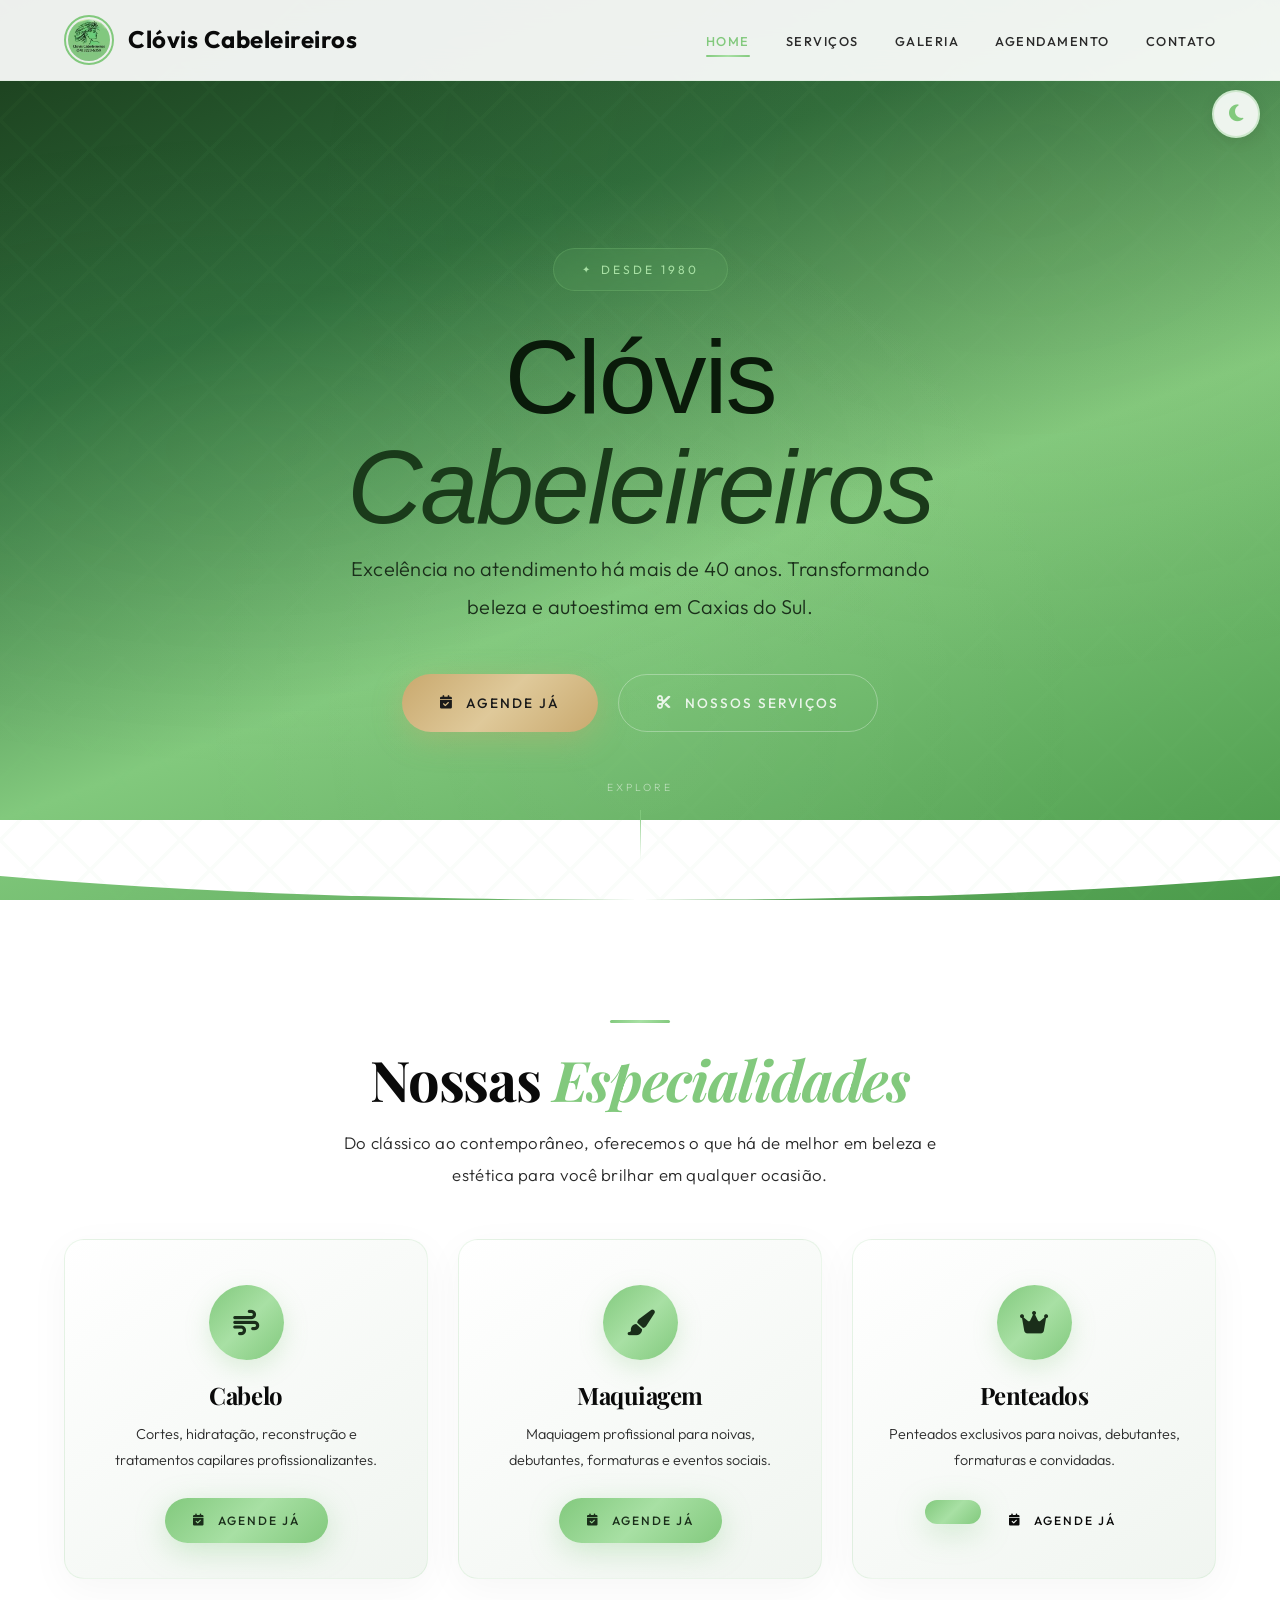
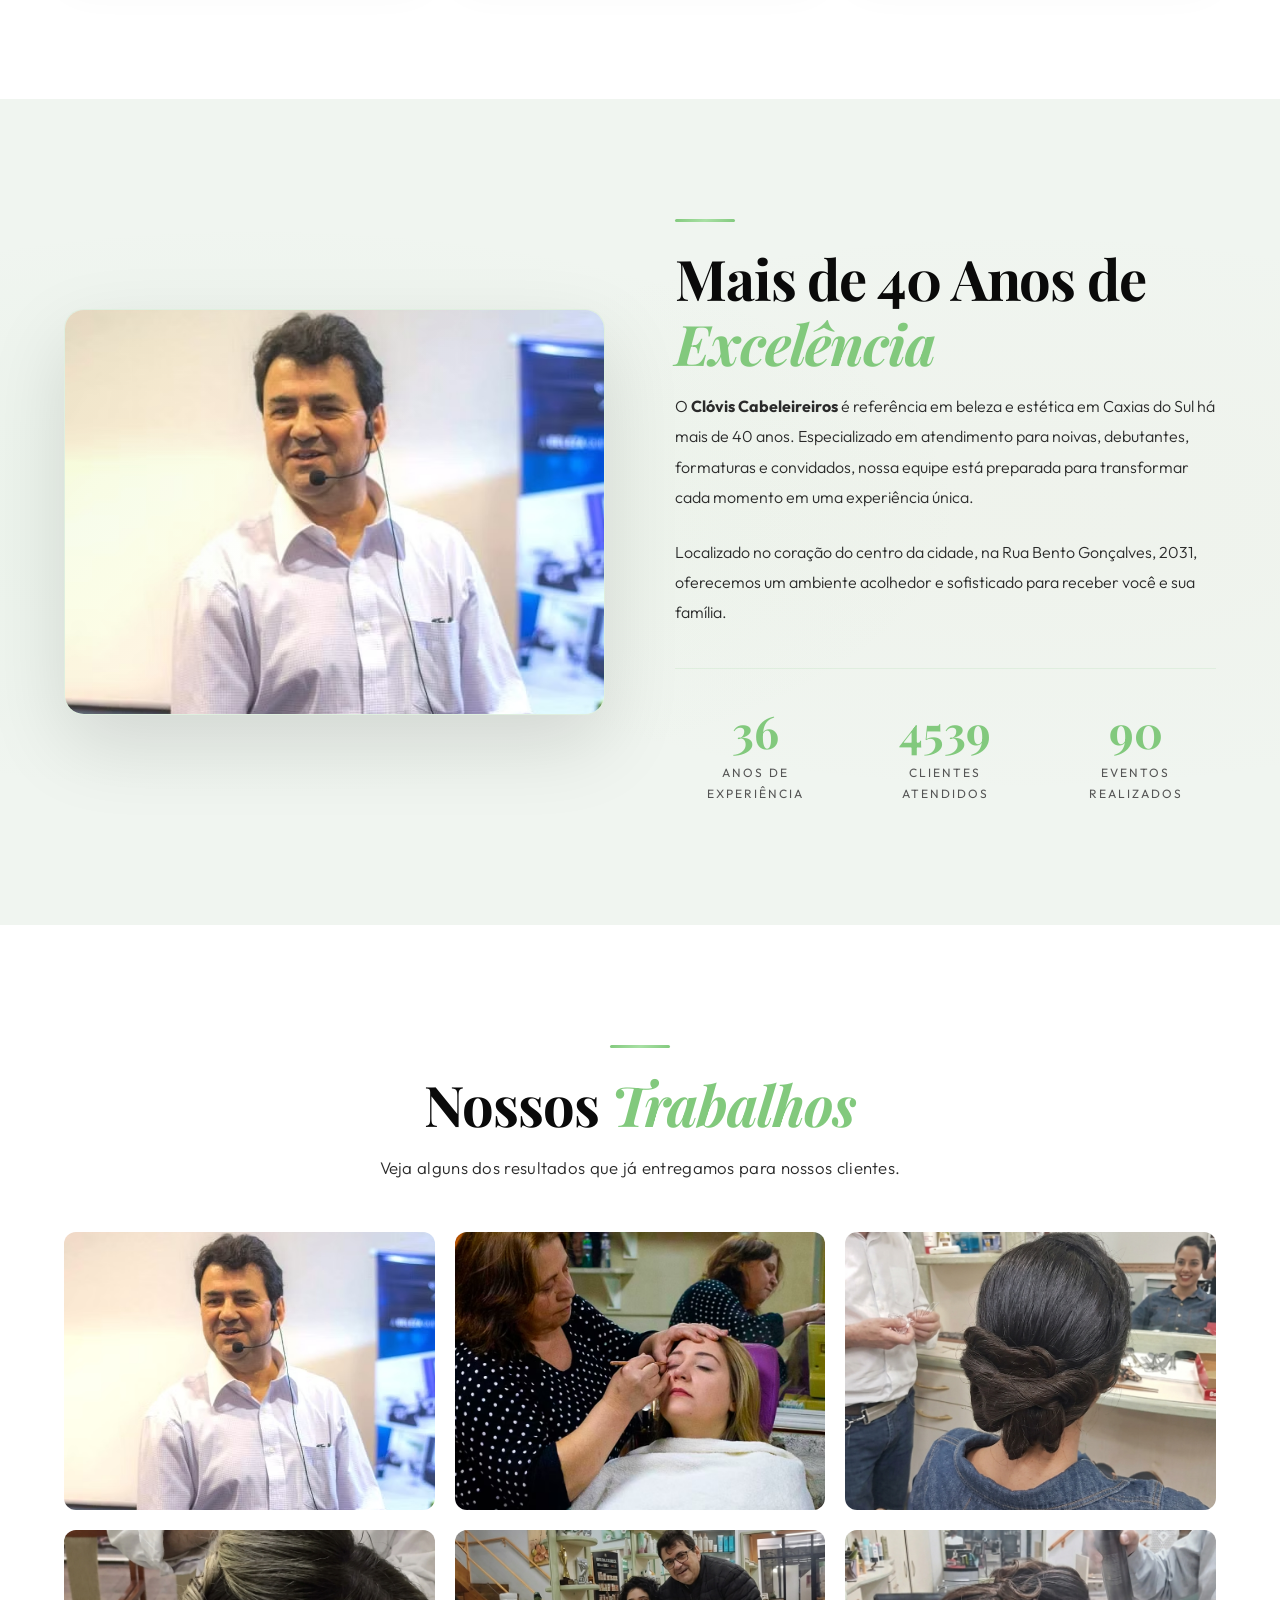
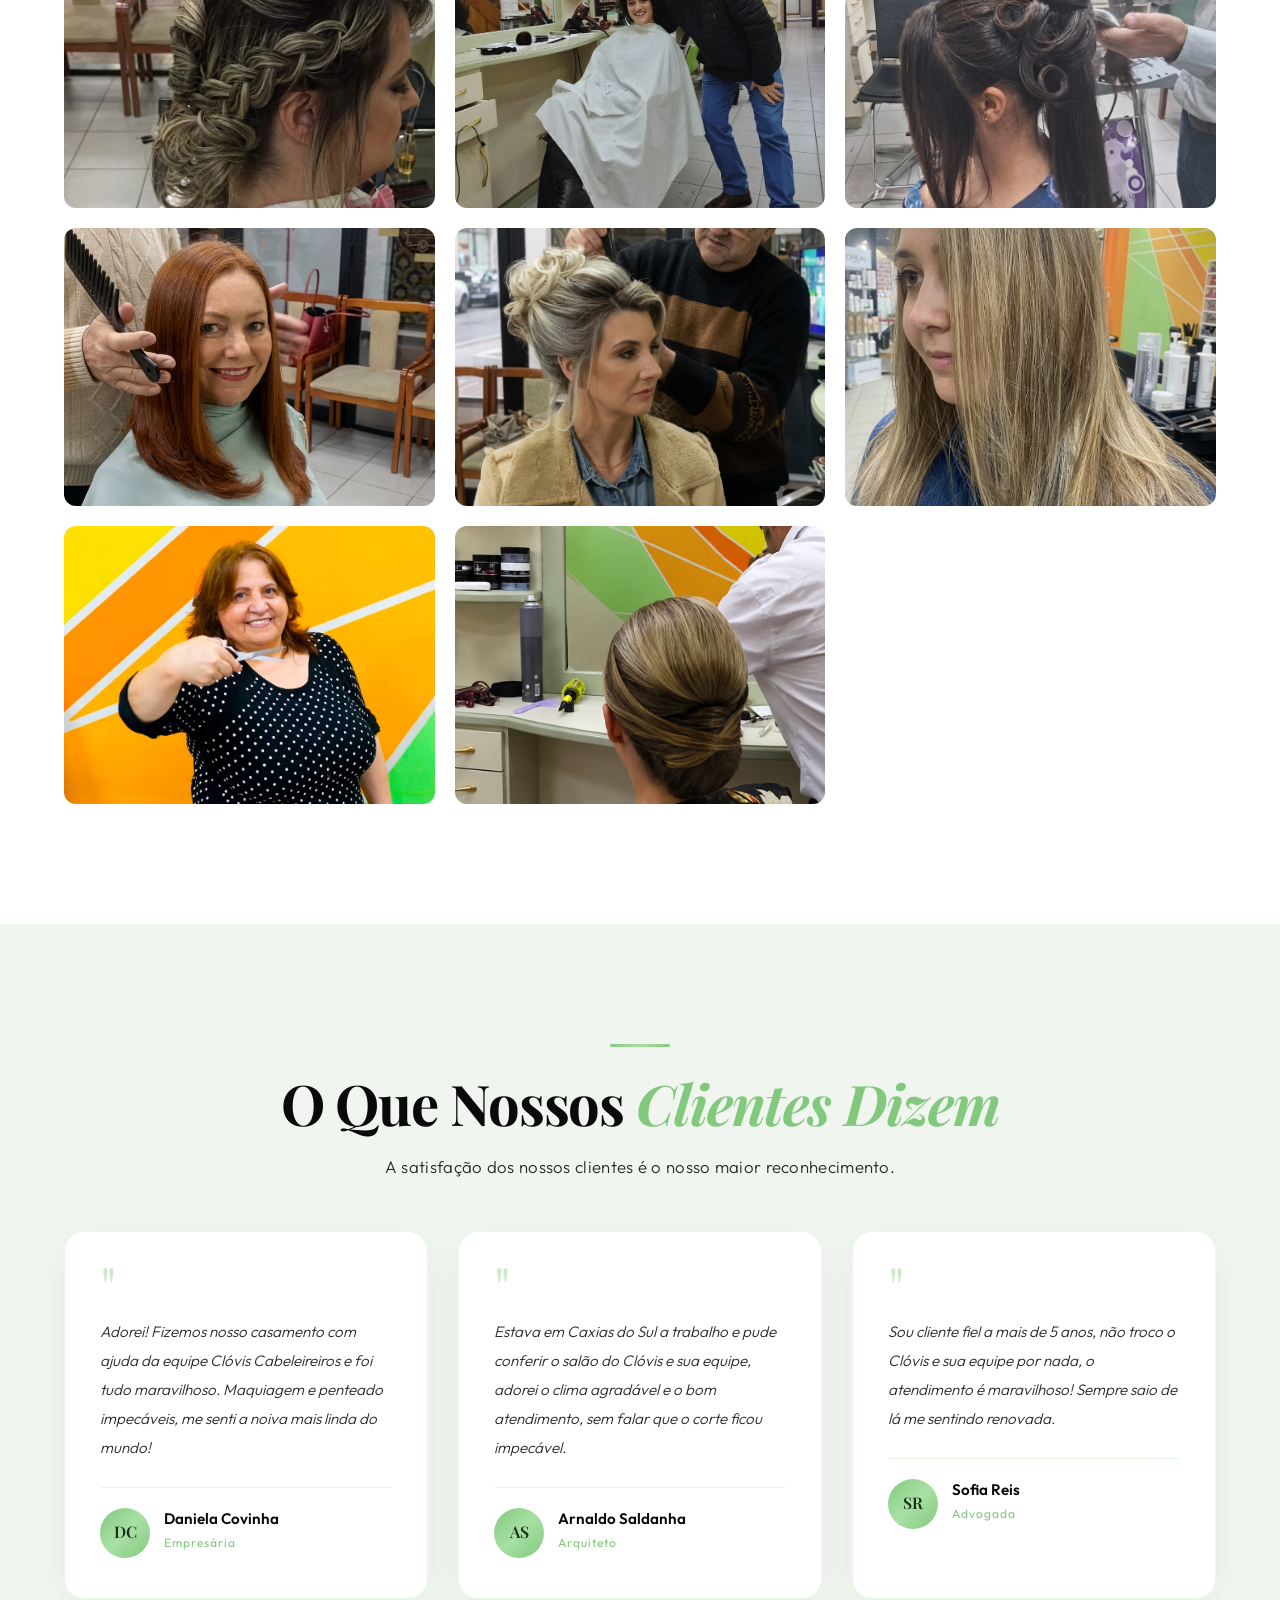
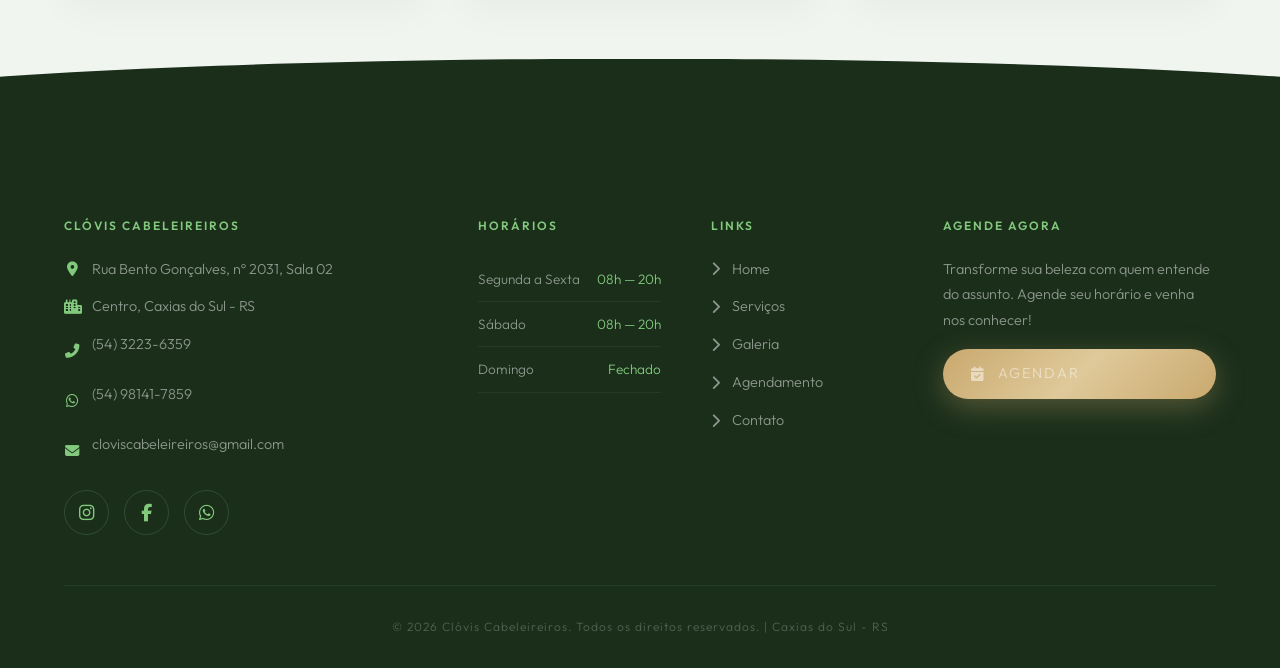
<file: index.html>
<!DOCTYPE html>
<html lang="pt-BR">
<head>
  <!-- ============================================================
    CLÓVIS CABELEIREIROS — Página Inicial
    Design Luxo & Aesthetic | Caxias do Sul - RS | Desde 1980
    ============================================================ -->
  <meta charset="UTF-8">
  <meta name="viewport" content="width=device-width, initial-scale=1.0">
  <title>Clóvis Cabeleireiros — Excelência em Beleza | Caxias do Sul</title>
  <meta name="description" content="Clóvis Cabeleireiros em Caxias do Sul - RS. Especializado em noivas, debutantes, formaturas e beleza em geral. Agende seu horário!">
  
  <!-- Favicon -->
  <link rel="icon" type="image/png" sizes="16x16" href="assets/img/favicon-16x16.png">
  
  <!-- Google Fonts -->
  <link rel="preconnect" href="https://fonts.googleapis.com">
  <link rel="preconnect" href="https://fonts.gstatic.com" crossorigin>
  <link href="https://fonts.googleapis.com/css2?family=Outfit:wght@200;300;400;500;600;700;800&family=Playfair+Display:ital,wght@0,400;0,500;0,600;0,700;0,800;1,400;1,500;1,600&display=swap" rel="stylesheet">
  
  <!-- Font Awesome 6 (Ícones) -->
  <link rel="stylesheet" href="https://cdnjs.cloudflare.com/ajax/libs/font-awesome/6.5.1/css/all.min.css">
  
  <!-- CSS Principal -->
  <link rel="stylesheet" href="css/style.css">
</head>
<body>

  <!-- Toggle Modo Noturno/Diurno -->
  <button class="theme-toggle" id="themeToggle" aria-label="Alternar modo noturno/diurno">
    <i class="fas fa-moon icon-moon"></i>
    <i class="fas fa-sun icon-sun"></i>
  </button>


  <!-- ============================================================
    HEADER / NAVEGAÇÃO LUXO
    ============================================================ -->
  <header class="header">
    <div class="container header-inner">
      <a href="index.html" class="logo">
        <img src="assets/img/logoc.jpg" alt="Clóvis Cabeleireiros">
        Clóvis Cabeleireiros
      </a>

      <button class="menu-toggle" aria-label="Abrir menu" aria-expanded="false">
        <span></span>
        <span></span>
        <span></span>
      </button>

      <nav class="nav" role="navigation" aria-label="Navegação principal">
        <ul class="nav-list">
          <li><a href="index.html" class="nav-link active">Home</a></li>
          <li><a href="servicos.html" class="nav-link">Serviços</a></li>
          <li><a href="galeria.html" class="nav-link">Galeria</a></li>
          <li><a href="agendamento.html" class="nav-link">Agendamento</a></li>
          <li><a href="contato.html" class="nav-link">Contato</a></li>
        </ul>
      </nav>
    </div>
  </header>

  <!-- ============================================================
    HERO — Seção Principal
    ============================================================ -->
  <section class="hero" id="home">
    <div class="hero-pattern"></div>
    <div class="hero-watermark" id="watermark">
      <img src="assets/img/clovis.avif" alt="Clóvis" class="watermark-img wm-1" loading="lazy">
      <img src="assets/img/rose.avif" alt="Rose" class="watermark-img wm-2" loading="lazy">
      <img src="assets/img/exemplo1.jpg" alt="Exemplo 1" class="watermark-img wm-3" loading="lazy">
      <img src="assets/img/exemplo2.jpg" alt="Exemplo 2" class="watermark-img wm-4" loading="lazy">
      <img src="assets/img/exemplo3.jpg" alt="Exemplo 3" class="watermark-img wm-5" loading="lazy">
      <img src="assets/img/exemplo4.jpg" alt="Exemplo 4" class="watermark-img wm-6" loading="lazy">
      <img src="assets/img/exemplo5.jpg" alt="Exemplo 5" class="watermark-img wm-7" loading="lazy">
      <img src="assets/img/exemplo6.jpg" alt="Exemplo 6" class="watermark-img wm-8" loading="lazy">
      <img src="assets/img/exemplo7.jpg" alt="Exemplo 7" class="watermark-img wm-9" loading="lazy">
      <img src="assets/img/exemplo8.avif" alt="Exemplo 8" class="watermark-img wm-10" loading="lazy">
      <img src="assets/img/exemplo9.png" alt="Exemplo 9" class="watermark-img wm-11" loading="lazy">
    </div>
    <div class="hero-content">
      <span class="hero-badge reveal">Desde 1980</span>
      <h1 class="reveal delay-1" style="font-family: 'Myriad Pro', 'Segoe UI', 'Source Sans Pro', sans-serif; font-weight: 400;">
        Clóvis<br>
        <span class="destaque" style="font-family: 'Myriad Pro', 'Segoe UI', 'Source Sans Pro', sans-serif; font-weight: 400;">Cabeleireiros</span>
      </h1>
      <p class="reveal delay-2">Excelência no atendimento há mais de 40 anos. Transformando beleza e autoestima em Caxias do Sul.</p>
      <div class="hero-actions reveal delay-3">
        <a href="agendamento.html" class="btn btn-dourado">
          <i class="fas fa-calendar-check"></i> Agende já
        </a>
        <a href="servicos.html" class="btn btn-outline">
          <i class="fas fa-scissors"></i> Nossos Serviços
        </a>
      </div>
    </div>
    <div class="hero-scroll">
      <span>Explore</span>
      <div class="scroll-line"></div>
    </div>
  </section>

  <!-- ============================================================
    SEÇÃO DESTAQUE — SERVIÇOS
    ============================================================ -->
  <section class="servicos-destaque section-padding" id="servicos">
    <div class="container">
      <div class="text-center reveal">
        <div class="section-divider"></div>
        <h2>Nossas <span class="destaque">Especialidades</span></h2>
        <p class="section-subtitle mx-auto">Do clássico ao contemporâneo, oferecemos o que há de melhor em beleza e estética para você brilhar em qualquer ocasião.</p>
      </div>

      <div class="servicos-grid">
        <div class="servico-card reveal delay-1">
          <div class="servico-icon"><i class="fas fa-wind"></i></div>
          <h3>Cabelo</h3>
          <p>Cortes, hidratação, reconstrução e tratamentos capilares profissionalizantes.</p>
            <a href="agendamento.html?servico=hidratacao-capilar" class="btn btn-verde btn-sm">
            <i class="fas fa-calendar-check"></i> Agende já
          </a>
        </div>
        <div class="servico-card reveal delay-2">
          <div class="servico-icon"><i class="fas fa-paint-brush"></i></div>
          <h3>Maquiagem</h3>
          <p>Maquiagem profissional para noivas, debutantes, formaturas e eventos sociais.</p>
            <a href="agendamento.html?servico=maquiagem-noivas" class="btn btn-verde btn-sm">
            <i class="fas fa-calendar-check"></i> Agende já
          </a>
        </div>
        <div class="servico-card reveal delay-3">
          <div class="servico-icon"><i class="fas fa-crown"></i></div>
          <h3>Penteados</h3>
          <p>Penteados exclusivos para noivas, debutantes, formaturas e convidadas.</p>
            <a href="agendamento.html?servico=penteados-noivas" class="btn btn-verde btn-sm">
          <a href="agendamento.html?servico=manicure-tradicional" class="btn btn-preto btn-sm">
            <i class="fas fa-calendar-check"></i> Agende já
          </a>
        </div>
      </div>
    </div>
  </section>

  <!-- ============================================================
    SEÇÃO SOBRE
    ============================================================ -->
  <section class="sobre section-padding" id="sobre">
    <div class="container">
      <div class="sobre-grid">
        <div class="sobre-imagem reveal-left">
          <img src="assets/img/clovis.avif" alt="Clóvis Cabeleireiros - Caxias do Sul" loading="lazy">
        </div>
        <div class="sobre-conteudo reveal-right">
          <div class="section-divider left"></div>
          <h2>Mais de 40 Anos de <span class="destaque">Excelência</span></h2>
          <p>
            O <strong>Clóvis Cabeleireiros</strong> é referência em beleza e estética em Caxias do Sul há mais de 40 anos. 
            Especializado em atendimento para noivas, debutantes, formaturas e convidados, 
            nossa equipe está preparada para transformar cada momento em uma experiência única.
          </p>
          <p>
            Localizado no coração do centro da cidade, na Rua Bento Gonçalves, 2031, 
            oferecemos um ambiente acolhedor e sofisticado para receber você e sua família.
          </p>
          <div class="sobre-stats">
            <div class="stat-item">
              <div class="stat-numero" data-target="40">0</div>
              <div class="stat-label">Anos de Experiência</div>
            </div>
            <div class="stat-item">
              <div class="stat-numero" data-target="5000">0</div>
              <div class="stat-label">Clientes Atendidos</div>
            </div>
            <div class="stat-item">
              <div class="stat-numero" data-target="100">0</div>
              <div class="stat-label">Eventos Realizados</div>
            </div>
          </div>
        </div>
      </div>
    </div>
  </section>

  <!-- ============================================================
    SEÇÃO GALERIA DE EXEMPLOS
    ============================================================ -->
  <section class="galeria section-padding">
    <div class="container">
      <div class="text-center reveal">
        <div class="section-divider"></div>
        <h2>Nossos <span class="destaque">Trabalhos</span></h2>
        <p class="section-subtitle mx-auto">Veja alguns dos resultados que já entregamos para nossos clientes.</p>
      </div>

      <div class="galeria-grid">
        <div class="galeria-item" data-categoria="equipe">
          <img src="assets/img/clovis.avif" alt="Clóvis Cabeleireiros" loading="lazy">
          <div class="galeria-item-overlay"><span><i class="fas fa-user"></i> Clóvis</span></div>
        </div>
        <div class="galeria-item" data-categoria="equipe">
          <img src="assets/img/rose.avif" alt="Rose - Equipe Clóvis Cabeleireiros" loading="lazy">
          <div class="galeria-item-overlay"><span><i class="fas fa-user"></i> Rose</span></div>
        </div>
        <div class="galeria-item" data-categoria="trabalhos">
          <img src="assets/img/exemplo1.jpg" alt="Trabalho 1 - Clóvis Cabeleireiros" loading="lazy">
          <div class="galeria-item-overlay"><span><i class="fas fa-star"></i> Penteados</span></div>
        </div>
        <div class="galeria-item" data-categoria="trabalhos">
          <img src="assets/img/exemplo2.jpg" alt="Trabalho 2 - Clóvis Cabeleireiros" loading="lazy">
          <div class="galeria-item-overlay"><span><i class="fas fa-star"></i> Penteados</span></div>
        </div>
        <div class="galeria-item" data-categoria="trabalhos">
          <img src="assets/img/exemplo3.jpg" alt="Trabalho 3 - Clóvis Cabeleireiros" loading="lazy">
          <div class="galeria-item-overlay"><span><i class="fas fa-star"></i> Cortes</span></div>
        </div>
        <div class="galeria-item" data-categoria="trabalhos">
          <img src="assets/img/exemplo4.jpg" alt="Trabalho 4 - Clóvis Cabeleireiros" loading="lazy">
          <div class="galeria-item-overlay"><span><i class="fas fa-star"></i> Noivas</span></div>
        </div>
        <div class="galeria-item" data-categoria="trabalhos">
          <img src="assets/img/exemplo5.jpg" alt="Trabalho 5 - Clóvis Cabeleireiros" loading="lazy">
          <div class="galeria-item-overlay"><span><i class="fas fa-star"></i> Cortes e Escova</span></div>
        </div>
        <div class="galeria-item" data-categoria="trabalhos">
          <img src="assets/img/exemplo6.jpg" alt="Trabalho 6 - Clóvis Cabeleireiros" loading="lazy">
          <div class="galeria-item-overlay"><span><i class="fas fa-star"></i> Festas</span></div>
        </div>
        <div class="galeria-item" data-categoria="trabalhos">
          <img src="assets/img/exemplo7.jpg" alt="Trabalho 7 - Clóvis Cabeleireiros" loading="lazy">
          <div class="galeria-item-overlay"><span><i class="fas fa-star"></i> Luzes e Mechas</span></div>
        </div>
        <div class="galeria-item" data-categoria="trabalhos">
          <img src="assets/img/exemplo8.avif" alt="Trabalho 8 - Clóvis Cabeleireiros" loading="lazy">
          <div class="galeria-item-overlay"><span><i class="fas fa-star"></i> Profissionais</span></div>
        </div>
        <div class="galeria-item" data-categoria="trabalhos">
          <img src="assets/img/exemplo9.png" alt="Trabalho 9 - Clóvis Cabeleireiros" loading="lazy">
          <div class="galeria-item-overlay"><span><i class="fas fa-star"></i> Noivas e Festas</span></div>
        </div>
      </div>
    </div>
  </section>

  <!-- ============================================================
    SEÇÃO DEPOIMENTOS
    ============================================================ -->
  <section class="depoimentos section-padding" id="depoimentos">
    <div class="container">
      <div class="text-center reveal">
        <div class="section-divider"></div>
        <h2>O Que Nossos <span class="destaque">Clientes Dizem</span></h2>
        <p class="section-subtitle mx-auto">A satisfação dos nossos clientes é o nosso maior reconhecimento.</p>
      </div>

      <div class="depoimentos-carrossel">
        <div class="depoimento-card reveal delay-1">
          <div class="depoimento-quote">"</div>
          <p>Adorei! Fizemos nosso casamento com ajuda da equipe Clóvis Cabeleireiros e foi tudo maravilhoso. Maquiagem e penteado impecáveis, me senti a noiva mais linda do mundo!</p>
          <div class="depoimento-autor">
            <div class="depoimento-avatar">DC</div>
            <div class="depoimento-info">
              <h4>Daniela Covinha</h4>
              <span>Empresária</span>
            </div>
          </div>
        </div>
        <div class="depoimento-card reveal delay-2">
          <div class="depoimento-quote">"</div>
          <p>Estava em Caxias do Sul a trabalho e pude conferir o salão do Clóvis e sua equipe, adorei o clima agradável e o bom atendimento, sem falar que o corte ficou impecável.</p>
          <div class="depoimento-autor">
            <div class="depoimento-avatar">AS</div>
            <div class="depoimento-info">
              <h4>Arnaldo Saldanha</h4>
              <span>Arquiteto</span>
            </div>
          </div>
        </div>
        <div class="depoimento-card reveal delay-3">
          <div class="depoimento-quote">"</div>
          <p>Sou cliente fiel a mais de 5 anos, não troco o Clóvis e sua equipe por nada, o atendimento é maravilhoso! Sempre saio de lá me sentindo renovada.</p>
          <div class="depoimento-autor">
            <div class="depoimento-avatar">SR</div>
            <div class="depoimento-info">
              <h4>Sofia Reis</h4>
              <span>Advogada</span>
            </div>
          </div>
        </div>
      </div>
    </div>
  </section>

  <!-- ============================================================
    FOOTER
    ============================================================ -->
  <footer class="footer" id="contato">
    <div class="container">
      <div class="footer-grid">
        <div class="footer-col">
          <h3>Clóvis Cabeleireiros</h3>
          <p><i class="fas fa-map-marker-alt"></i> Rua Bento Gonçalves, nº 2031, Sala 02</p>
          <p><i class="fas fa-city"></i> Centro, Caxias do Sul - RS</p>
          <p><i class="fas fa-phone-alt"></i> <a href="tel:555432236359">(54) 3223-6359</a></p>
          <p><i class="fab fa-whatsapp"></i> <a href="https://wa.me/5554981417859" target="_blank">(54) 98141-7859</a></p>
          <p><i class="fas fa-envelope"></i> <a href="mailto:cloviscabeleireiros@gmail.com">cloviscabeleireiros@gmail.com</a></p>
          <div class="footer-social">
            <a href="https://instagram.com/cloviscabeleireiros" target="_blank" rel="noopener noreferrer" aria-label="Instagram"><i class="fab fa-instagram"></i></a>
            <a href="https://facebook.com/cloviscabeleireiros" target="_blank" rel="noopener noreferrer" aria-label="Facebook"><i class="fab fa-facebook-f"></i></a>
            <a href="https://wa.me/555432236359" target="_blank" rel="noopener noreferrer" aria-label="WhatsApp"><i class="fab fa-whatsapp"></i></a>
          </div>
        </div>
        <div class="footer-col">
          <h3>Horários</h3>
          <ul class="footer-horario">
            <li><span>Segunda a Sexta</span><span>08h — 20h</span></li>
            <li><span>Sábado</span><span>08h — 20h</span></li>
            <li><span>Domingo</span><span>Fechado</span></li>
          </ul>
        </div>
        <div class="footer-col">
          <h3>Links</h3>
          <a href="index.html"><i class="fas fa-chevron-right"></i> Home</a>
          <a href="servicos.html"><i class="fas fa-chevron-right"></i> Serviços</a>
          <a href="galeria.html"><i class="fas fa-chevron-right"></i> Galeria</a>
          <a href="agendamento.html"><i class="fas fa-chevron-right"></i> Agendamento</a>
          <a href="contato.html"><i class="fas fa-chevron-right"></i> Contato</a>
        </div>
        <div class="footer-col">
          <h3>Agende Agora</h3>
          <p>Transforme sua beleza com quem entende do assunto. Agende seu horário e venha nos conhecer!</p>
          <a href="agendamento.html" class="btn btn-dourado btn-sm" style="margin-top: 15px;">
            <i class="fas fa-calendar-check"></i> Agendar
          </a>
        </div>
      </div>
      <div class="footer-bottom">
        <p>&copy; 2026 Clóvis Cabeleireiros. Todos os direitos reservados. | Caxias do Sul - RS</p>
      </div>
    </div>
  </footer>

  <script src="js/servicos-data.js"></script>
  <script src="js/main.js"></script>
</body>
</html>
</file>
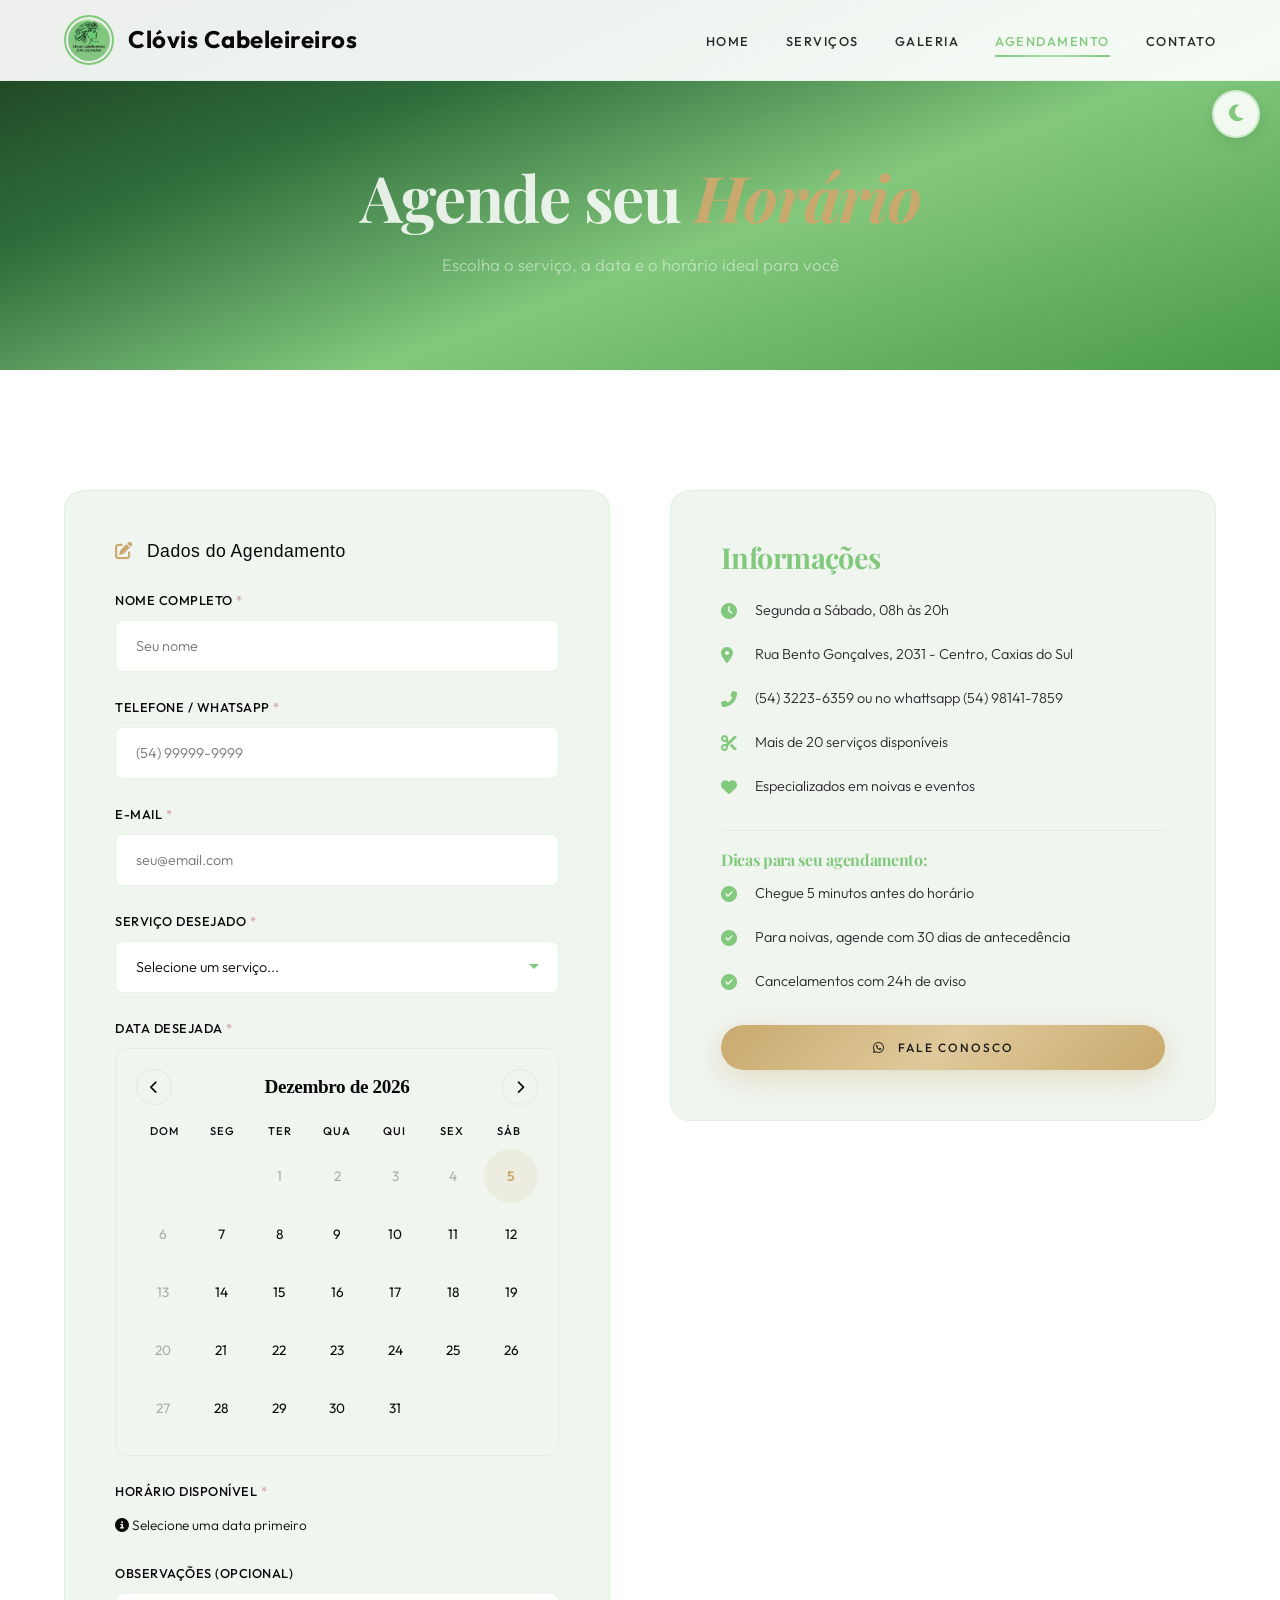
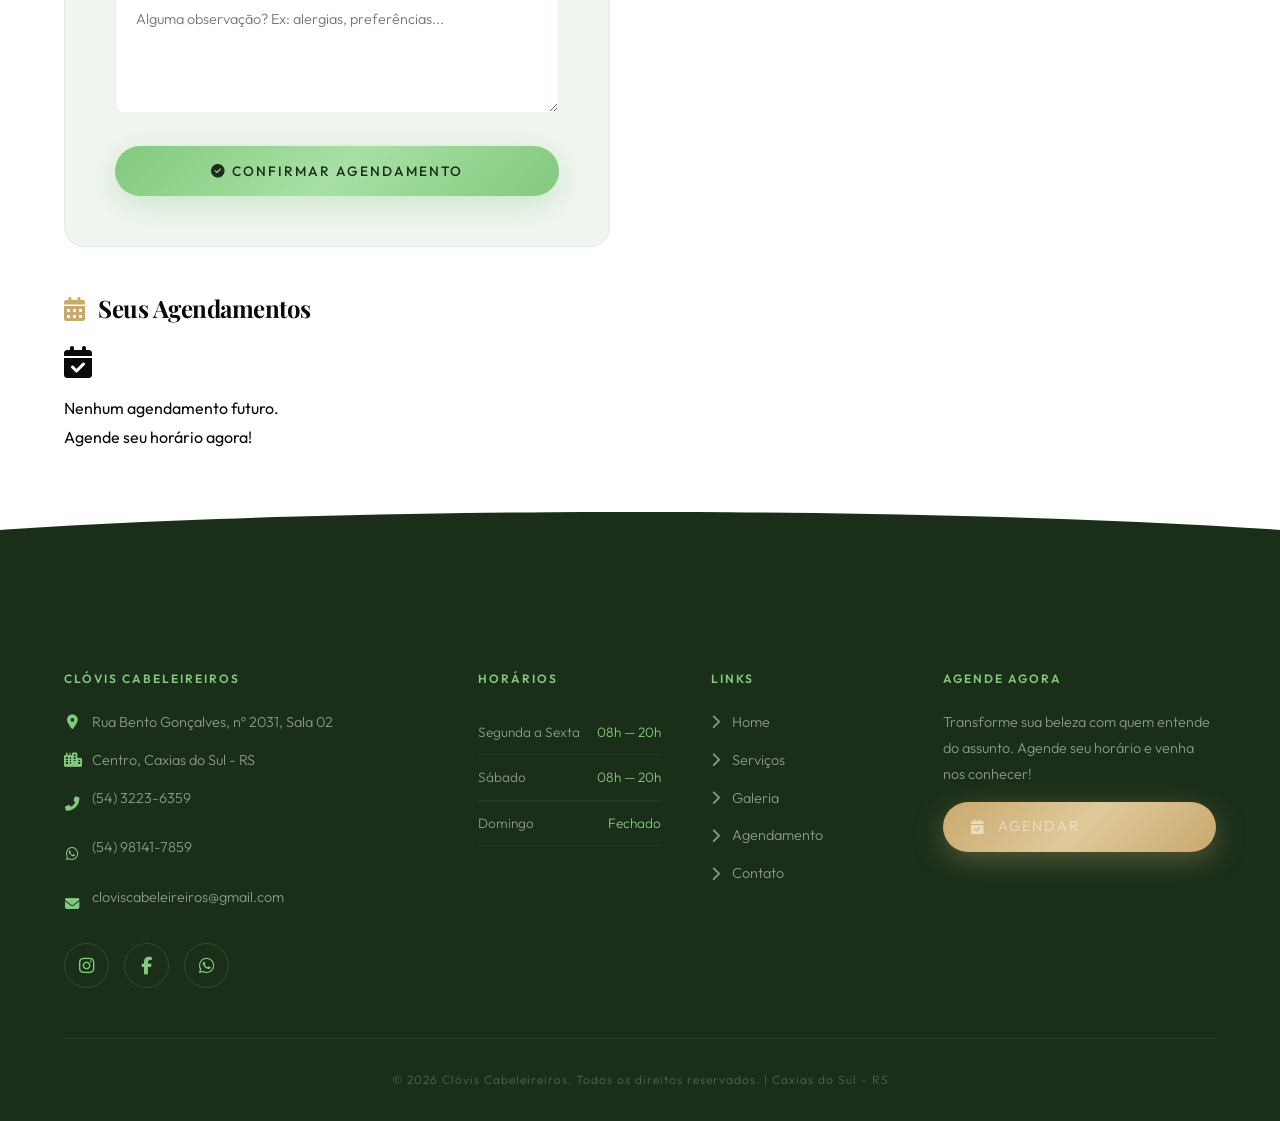
<file: agendamento.html>
<!DOCTYPE html>
<html lang="pt-BR">
<head>
  <meta charset="UTF-8">
  <meta name="viewport" content="width=device-width, initial-scale=1.0">
  <title>Agendamento — Clóvis Cabeleireiros | Caxias do Sul</title>
  <meta name="description" content="Agende seu horário no Clóvis Cabeleireiros em Caxias do Sul. Escolha o serviço, data e horário ideal para você.">
  
  <!-- Favicon -->
  <link rel="icon" type="image/png" sizes="16x16" href="assets/img/favicon-16x16.png">
  
  <link rel="preconnect" href="https://fonts.googleapis.com">
  <link rel="preconnect" href="https://fonts.gstatic.com" crossorigin>
  <link href="https://fonts.googleapis.com/css2?family=Outfit:wght@200;300;400;500;600;700;800&family=Playfair+Display:ital,wght@0,400;0,500;0,600;0,700;0,800;1,400;1,500;1,600&display=swap" rel="stylesheet">
  <link rel="stylesheet" href="https://cdnjs.cloudflare.com/ajax/libs/font-awesome/6.5.1/css/all.min.css">
  <link rel="stylesheet" href="css/style.css">

  <!-- Estilos adicionais para o calendário customizado -->
  <style>
    .calendar-wrapper {
      background: var(--branco);
      border-radius: var(--radius-sm);
      padding: 20px;
      border: 1.5px solid rgba(201, 169, 110, 0.15);
    }

    .calendar-header {
      display: flex;
      align-items: center;
      justify-content: space-between;
      margin-bottom: 16px;
    }

    .calendar-header h4 {
      font-family: 'Cormorant Garamond', serif;
      font-size: 1.2rem;
      color: var(--preto);
      margin: 0;
      font-weight: 600;
    }

    .calendar-nav {
      background: none;
      border: 1px solid rgba(201, 169, 110, 0.2);
      width: 36px;
      height: 36px;
      border-radius: 50%;
      cursor: pointer;
      transition: var(--transition-fast);
      display: flex;
      align-items: center;
      justify-content: center;
      color: var(--preto);
    }

    .calendar-nav:hover {
      background: var(--gradiente-dourado);
      color: var(--preto);
      border-color: transparent;
    }

    .calendar-weekdays {
      display: grid;
      grid-template-columns: repeat(7, 1fr);
      text-align: center;
      font-size: 0.7rem;
      font-weight: 500;
      color: var(--texto-claro);
      text-transform: uppercase;
      letter-spacing: 1px;
      margin-bottom: 8px;
    }

    .calendar-days {
      display: grid;
      grid-template-columns: repeat(7, 1fr);
      gap: 4px;
    }

    .calendar-day {
      aspect-ratio: 1;
      display: flex;
      align-items: center;
      justify-content: center;
      font-size: 0.85rem;
      border-radius: 50%;
      cursor: pointer;
      transition: var(--transition-fast);
      font-weight: 400;
    }

    .calendar-day:hover:not(.empty):not(.disabled) {
      background: rgba(201, 169, 110, 0.1);
      color: var(--dourado);
    }

    .calendar-day.today {
      background: rgba(201, 169, 110, 0.12);
      color: var(--dourado);
      font-weight: 600;
    }

    .calendar-day.selected {
      background: var(--gradiente-dourado) !important;
      color: var(--preto) !important;
      font-weight: 600;
    }

    .calendar-day.disabled {
      opacity: 0.3;
      cursor: not-allowed;
    }

    .calendar-day.empty {
      cursor: default;
    }
  </style>
</head>
<body>

  <!-- Toggle Modo Noturno/Diurno -->
  <button class="theme-toggle" id="themeToggle" aria-label="Alternar modo noturno/diurno">
    <i class="fas fa-moon icon-moon"></i>
    <i class="fas fa-sun icon-sun"></i>
  </button>


  <!-- HEADER -->
  <header class="header">
    <div class="container header-inner">
      <a href="index.html" class="logo">
        <img src="assets/img/logoc.jpg" alt="Clóvis Cabeleireiros">
        Clóvis Cabeleireiros
      </a>
      <button class="menu-toggle" aria-label="Abrir menu" aria-expanded="false">
        <span></span><span></span><span></span>
      </button>
      <nav class="nav" role="navigation" aria-label="Navegação principal">
        <ul class="nav-list">
          <li><a href="index.html" class="nav-link">Home</a></li>
          <li><a href="servicos.html" class="nav-link">Serviços</a></li>
          <li><a href="galeria.html" class="nav-link">Galeria</a></li>
          <li><a href="agendamento.html" class="nav-link active">Agendamento</a></li>
          <li><a href="contato.html" class="nav-link">Contato</a></li>
        </ul>
      </nav>
    </div>
  </header>

  <!-- PAGE HERO -->
  <section class="page-hero">
    <h1 class="reveal">Agende seu <span style="color: var(--dourado); font-style: italic;">Horário</span></h1>
    <p class="reveal delay-1">Escolha o serviço, a data e o horário ideal para você</p>
  </section>

  <!-- FORMULÁRIO DE AGENDAMENTO -->
  <section class="agendamento section-padding">
    <div class="container">
      <div class="agendamento-wrapper">
        <!-- Coluna: Formulário -->
        <div class="agendamento-col">
          <!-- Formulário -->
          <div class="agendamento-form" id="form-fields">
            <h3 style="margin-bottom: 28px; font-family: 'Montserrat', sans-serif; font-weight: 500; font-size: 1.1rem; letter-spacing: 0.5px;">
              <i class="fas fa-edit" style="color: var(--dourado); margin-right: 8px;"></i> 
              Dados do Agendamento
            </h3>

            <form id="form-agendamento" novalidate>
              <!-- Nome -->
              <div class="form-group">
                <label for="nome">Nome completo <span class="required">*</span></label>
                <input type="text" id="nome" class="form-control" placeholder="Seu nome" required>
                <div class="form-error"></div>
              </div>

              <!-- Telefone -->
              <div class="form-group">
                <label for="telefone">Telefone / WhatsApp <span class="required">*</span></label>
                <input type="tel" id="telefone" class="form-control" placeholder="(54) 99999-9999" required>
                <div class="form-error"></div>
              </div>

              <!-- E-mail -->
              <div class="form-group">
                <label for="email">E-mail <span class="required">*</span></label>
                <input type="email" id="email" class="form-control" placeholder="seu@email.com" required>
                <div class="form-error"></div>
              </div>

              <!-- Serviço -->
              <div class="form-group">
                <label for="servico">Serviço desejado <span class="required">*</span></label>
                <select id="servico" class="form-control" required>
                  <option value="">Selecione um serviço...</option>
                </select>
                <div class="form-error"></div>
              </div>

              <!-- Calendário Customizado -->
              <div class="form-group">
                <label>Data desejada <span class="required">*</span></label>
                <div class="calendar-wrapper">
                  <div class="calendar-header">
                    <button type="button" class="calendar-nav" id="calendar-prev">
                      <i class="fas fa-chevron-left"></i>
                    </button>
                    <h4 id="calendar-month-year"></h4>
                    <button type="button" class="calendar-nav" id="calendar-next">
                      <i class="fas fa-chevron-right"></i>
                    </button>
                  </div>
                  <div id="calendario"></div>
                </div>
                <input type="hidden" id="data-agendamento">
                <div class="form-error"></div>
              </div>

              <!-- Horários -->
              <div class="form-group">
                <label>Horário disponível <span class="required">*</span></label>
                <div class="horarios-grid" id="horarios-grid">
                  <!-- Populado via JS -->
                  <p style="color: var(--texto-claro); font-size: 0.85rem; grid-column: 1 / -1; font-weight: 300;">
                    <i class="fas fa-info-circle"></i> Selecione uma data primeiro
                  </p>
                </div>
                <input type="hidden" id="horario">
                <div class="form-error"></div>
              </div>

              <!-- Observações -->
              <div class="form-group">
                <label for="observacoes">Observações (opcional)</label>
                <textarea id="observacoes" class="form-control" placeholder="Alguma observação? Ex: alergias, preferências..." rows="3"></textarea>
              </div>

              <!-- Submit -->
      <button type="submit" class="btn btn-verde" style="width: 100%; justify-content: center;">
         <a href="https://wa.me/5554981417859">
                <i class="fas fa-check-circle"></i> Confirmar Agendamento
              </button>
            </form>
          </div>

          <!-- Painel de Confirmação -->
          <div class="agendamento-confirmacao" id="agendamento-confirmacao">
            <div class="confirmacao-icon">
              <i class="fas fa-check"></i>
            </div>
            <h3 style="margin-bottom: 8px;">Agendamento Confirmado!</h3>
            <p style="color: var(--texto-claro); margin-bottom: 1.5rem; font-weight: 300;">Seu horário foi reservado em nossa agenda. Abaixo os detalhes:</p>
            
            <div class="confirmacao-detalhes">
              <p><i class="fas fa-cut"></i> <strong>Serviço:</strong> <span id="confirmacao-servico"></span></p>
              <p><i class="fas fa-calendar-alt"></i> <strong>Data:</strong> <span id="confirmacao-data"></span></p>
              <p><i class="fas fa-clock"></i> <strong>Horário:</strong> <span id="confirmacao-horario"></span></p>
              <p><i class="fas fa-user"></i> <strong>Nome:</strong> <span id="confirmacao-nome"></span></p>
            </div>

            <p style="font-size: 0.85rem; color: var(--texto-claro); margin: 1rem 0; font-weight: 300;">
              <i class="fas fa-info-circle"></i> 
              Para garantir seu horário, confirme via WhatsApp:
            </p>
            <a id="btn-confirmar-whatsapp" href="#" target="_blank" class="btn btn-verde" style="justify-content: center; margin-bottom: 12px;">
              <i class="fab fa-whatsapp"></i> Confirmar via WhatsApp
            </a>
            <button id="btn-novo-agendamento" class="btn btn-outline" style="width: 100%; justify-content: center; color: var(--preto); border-color: rgba(201, 169, 110, 0.3);">
              <i class="fas fa-plus"></i> Novo Agendamento
            </button>
          </div>

          <!-- Próximos Agendamentos -->
          <div class="proximos-agendamentos reveal">
            <h3><i class="fas fa-calendar-alt" style="color: var(--dourado); margin-right: 8px;"></i> Seus Agendamentos</h3>
            <div id="lista-agendamentos">
              <!-- Populado via JS -->
            </div>
          </div>
        </div>

        <!-- Coluna: Sidebar -->
        <div class="agendamento-sidebar reveal">
          <h3>Informações</h3>
          <ul>
            <li><i class="fas fa-clock"></i> Segunda a Sábado, 08h às 20h</li>
            <li><i class="fas fa-map-marker-alt"></i> Rua Bento Gonçalves, 2031 - Centro, Caxias do Sul</li>
            <li><i class="fas fa-phone-alt"></i> (54) 3223-6359 ou no whattsapp (54) 98141-7859 </li>
            <li><i class="fas fa-cut"></i> Mais de 20 serviços disponíveis</li>
            <li><i class="fas fa-heart"></i> Especializados em noivas e eventos</li>
          </ul>
          
          <div style="margin-top: 30px; padding-top: 20px; border-top: 1px solid rgba(201, 169, 110, 0.15);">
            <h3 style="font-size: 1rem; margin-bottom: 12px;">Dicas para seu agendamento:</h3>
            <ul>
              <li><i class="fas fa-check-circle"></i> Chegue 5 minutos antes do horário</li>
              <li><i class="fas fa-check-circle"></i> Para noivas, agende com 30 dias de antecedência</li>
              <li><i class="fas fa-check-circle"></i> Cancelamentos com 24h de aviso</li>
            </ul>
          </div>

          <div style="margin-top: 30px;">
            <a href="https://wa.me/5554981417859" target="_blank" class="btn btn-dourado btn-sm" style="width: 100%; justify-content: center;">
              <i class="fab fa-whatsapp"></i> Fale Conosco
            </a>
          </div>
        </div>
      </div>
    </div>
  </section>

  <!-- FOOTER -->
  <footer class="footer">
    <div class="container">
      <div class="footer-grid">
        <div class="footer-col">
          <h3>Clóvis Cabeleireiros</h3>
          <p><i class="fas fa-map-marker-alt"></i> Rua Bento Gonçalves, nº 2031, Sala 02</p>
          <p><i class="fas fa-city"></i> Centro, Caxias do Sul - RS</p>
          <p><i class="fas fa-phone-alt"></i> <a href="tel:555432236359">(54) 3223-6359</a></p>
          <p><i class="fab fa-whatsapp"></i> <a href="https://wa.me/5554981417859" target="_blank">(54) 98141-7859</a></p>
          <p><i class="fas fa-envelope"></i> <a href="mailto:cloviscabeleireiros@gmail.com">cloviscabeleireiros@gmail.com</a></p>
          <div class="footer-social">
            <a href="https://instagram.com/cloviscabeleireiros" target="_blank" rel="noopener noreferrer" aria-label="Instagram"><i class="fab fa-instagram"></i></a>
            <a href="https://facebook.com/cloviscabeleireiros" target="_blank" rel="noopener noreferrer" aria-label="Facebook"><i class="fab fa-facebook-f"></i></a>
            <a href="https://wa.me/555432236359" target="_blank" rel="noopener noreferrer" aria-label="WhatsApp"><i class="fab fa-whatsapp"></i></a>
          </div>
        </div>
        <div class="footer-col">
          <h3>Horários</h3>
          <ul class="footer-horario">
            <li><span>Segunda a Sexta</span><span>08h — 20h</span></li>
            <li><span>Sábado</span><span>08h — 20h</span></li>
            <li><span>Domingo</span><span>Fechado</span></li>
          </ul>
        </div>
        <div class="footer-col">
          <h3>Links</h3>
          <a href="index.html"><i class="fas fa-chevron-right"></i> Home</a>
          <a href="servicos.html"><i class="fas fa-chevron-right"></i> Serviços</a>
          <a href="galeria.html"><i class="fas fa-chevron-right"></i> Galeria</a>
          <a href="agendamento.html"><i class="fas fa-chevron-right"></i> Agendamento</a>
          <a href="contato.html"><i class="fas fa-chevron-right"></i> Contato</a>
        </div>
        <div class="footer-col">
          <h3>Agende Agora</h3>
          <p>Transforme sua beleza com quem entende do assunto. Agende seu horário e venha nos conhecer!</p>
          <a href="agendamento.html" class="btn btn-dourado btn-sm" style="margin-top: 15px;">
            <i class="fas fa-calendar-check"></i> Agendar
          </a>
        </div>
      </div>
      <div class="footer-bottom">
        <p>&copy; 2026 Clóvis Cabeleireiros. Todos os direitos reservados. | Caxias do Sul - RS</p>
      </div>
    </div>
  </footer>

  <script src="js/servicos-data.js"></script>
  <script src="js/main.js"></script>
  <script src="js/agendamento.js"></script>
</body>
</html>
</file>
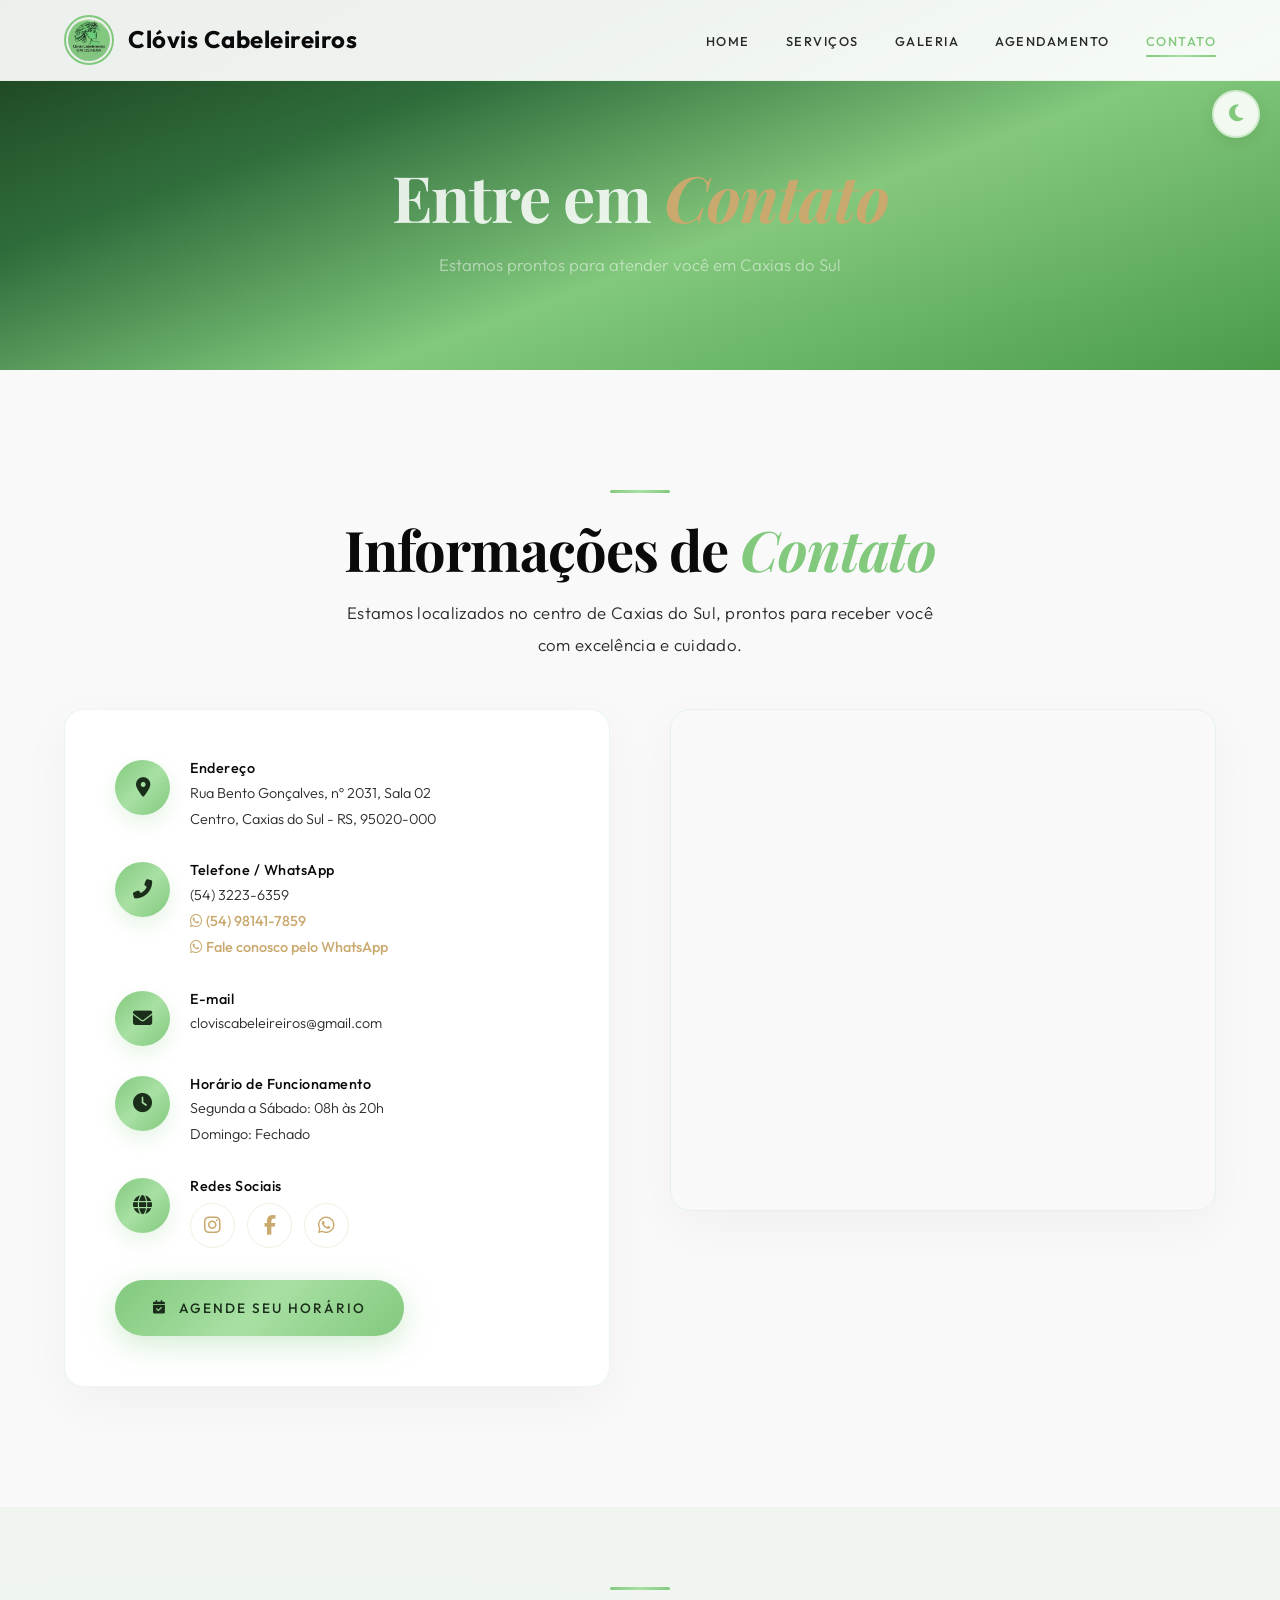
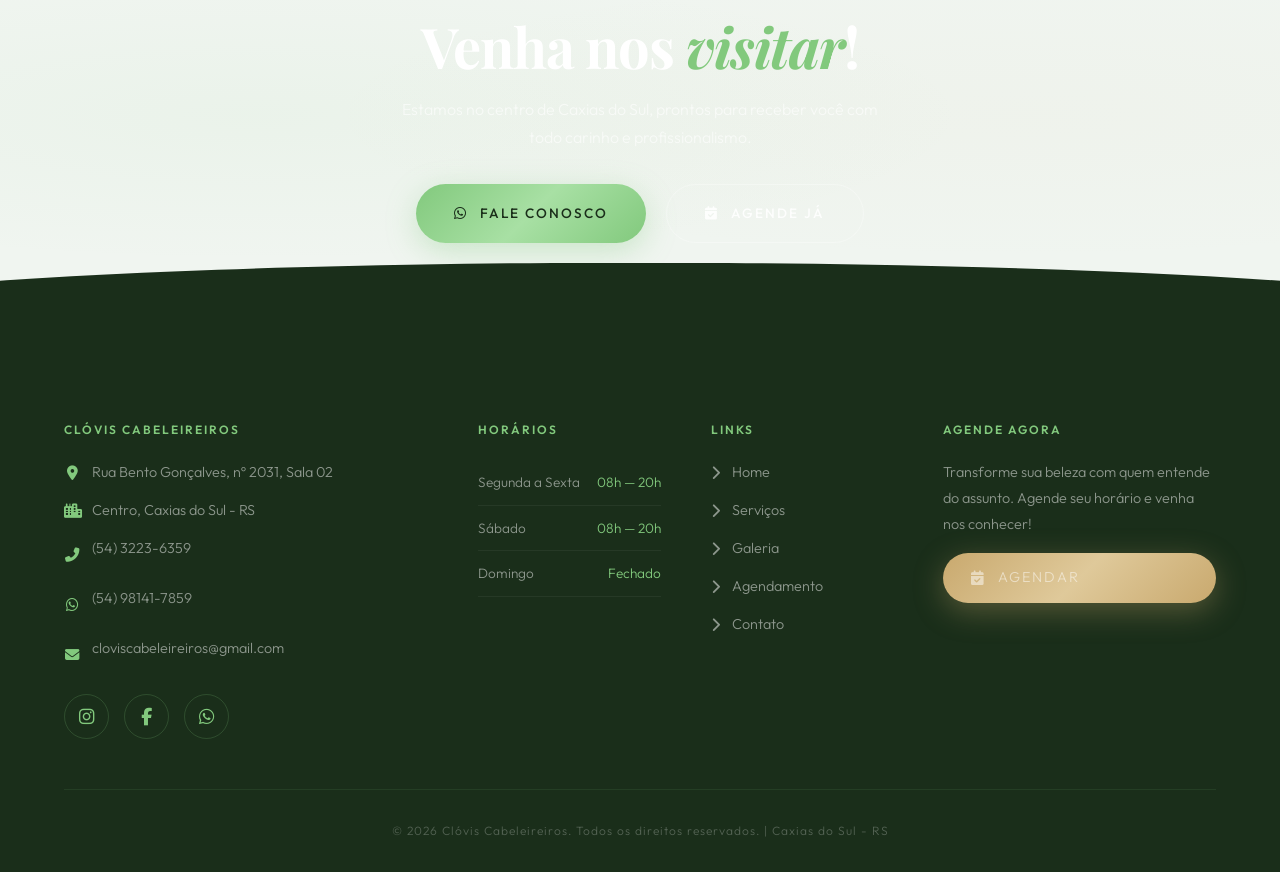
<file: contato.html>
<!DOCTYPE html>
<html lang="pt-BR">
<head>
  <meta charset="UTF-8">
  <meta name="viewport" content="width=device-width, initial-scale=1.0">
  <title>Contato — Clóvis Cabeleireiros | Caxias do Sul</title>
  <meta name="description" content="Entre em contato com o Clóvis Cabeleireiros em Caxias do Sul. Telefone, WhatsApp, endereço e horários.">
  
  <!-- Favicon -->
  <link rel="icon" type="image/png" sizes="16x16" href="assets/img/favicon-16x16.png">
  
  <link rel="preconnect" href="https://fonts.googleapis.com">
  <link rel="preconnect" href="https://fonts.gstatic.com" crossorigin>
  <link href="https://fonts.googleapis.com/css2?family=Outfit:wght@200;300;400;500;600;700;800&family=Playfair+Display:ital,wght@0,400;0,500;0,600;0,700;0,800;1,400;1,500;1,600&display=swap" rel="stylesheet">
  <link rel="stylesheet" href="https://cdnjs.cloudflare.com/ajax/libs/font-awesome/6.5.1/css/all.min.css">
  <link rel="stylesheet" href="css/style.css">
</head>
<body>

  <!-- Toggle Modo Noturno/Diurno -->
  <button class="theme-toggle" id="themeToggle" aria-label="Alternar modo noturno/diurno">
    <i class="fas fa-moon icon-moon"></i>
    <i class="fas fa-sun icon-sun"></i>
  </button>


  <!-- HEADER -->
  <header class="header">
    <div class="container header-inner">
      <a href="index.html" class="logo">
        <img src="assets/img/logoc.jpg" alt="Clóvis Cabeleireiros">
        Clóvis Cabeleireiros
      </a>
      <button class="menu-toggle" aria-label="Abrir menu" aria-expanded="false">
        <span></span><span></span><span></span>
      </button>
      <nav class="nav" role="navigation" aria-label="Navegação principal">
        <ul class="nav-list">
          <li><a href="index.html" class="nav-link">Home</a></li>
          <li><a href="servicos.html" class="nav-link">Serviços</a></li>
          <li><a href="galeria.html" class="nav-link">Galeria</a></li>
          <li><a href="agendamento.html" class="nav-link">Agendamento</a></li>
          <li><a href="contato.html" class="nav-link active">Contato</a></li>
        </ul>
      </nav>
    </div>
  </header>

  <!-- PAGE HERO -->
  <section class="page-hero">
    <h1 class="reveal">Entre em <span style="color: var(--dourado); font-style: italic;">Contato</span></h1>
    <p class="reveal delay-1">Estamos prontos para atender você em Caxias do Sul</p>
  </section>

  <!-- CONTATO -->
  <section class="section-padding" style="background: var(--branco);">
    <div class="container">
      <div class="text-center reveal">
        <div class="section-divider"></div>
        <h2>Informações de <span class="destaque">Contato</span></h2>
        <p class="section-subtitle mx-auto">Estamos localizados no centro de Caxias do Sul, prontos para receber você com excelência e cuidado.</p>
      </div>

      <div class="contato-grid" style="margin-top: 3rem;">
        <!-- Informações -->
        <div class="reveal-left">
          <div class="contato-info-card">
            <div class="contato-info-item">
              <div class="contato-info-icon"><i class="fas fa-map-marker-alt"></i></div>
              <div class="contato-info-text">
                <h4>Endereço</h4>
                <p>Rua Bento Gonçalves, nº 2031, Sala 02</p>
                <p>Centro, Caxias do Sul - RS, 95020-000</p>
              </div>
            </div>

            <div class="contato-info-item">
              <div class="contato-info-icon"><i class="fas fa-phone-alt"></i></div>
              <div class="contato-info-text">
                <h4>Telefone / WhatsApp</h4>
                <p><a href="tel:555432236359">(54) 3223-6359</a></p>
                <p><a href="https://wa.me/5554981417859" target="_blank" style="color: var(--dourado); font-weight: 500;">
                  <i class="fab fa-whatsapp"></i> (54) 98141-7859
                </a></p>
                <p><a href="https://wa.me/555432236359" target="_blank" style="color: var(--dourado); font-weight: 500;">
                  <i class="fab fa-whatsapp"></i> Fale conosco pelo WhatsApp
                </a></p>
              </div>
            </div>

            <div class="contato-info-item">
              <div class="contato-info-icon"><i class="fas fa-envelope"></i></div>
              <div class="contato-info-text">
                <h4>E-mail</h4>
                <p><a href="mailto:cloviscabeleireiros@gmail.com">cloviscabeleireiros@gmail.com</a></p>
              </div>
            </div>

            <div class="contato-info-item">
              <div class="contato-info-icon"><i class="fas fa-clock"></i></div>
              <div class="contato-info-text">
                <h4>Horário de Funcionamento</h4>
                <p>Segunda a Sábado: 08h às 20h</p>
                <p>Domingo: Fechado</p>
              </div>
            </div>

            <div class="contato-info-item">
              <div class="contato-info-icon"><i class="fas fa-globe"></i></div>
              <div class="contato-info-text">
                <h4>Redes Sociais</h4>
                <div style="display: flex; gap: 12px; margin-top: 8px;">
                  <a href="https://instagram.com/cloviscabeleireiros" target="_blank" rel="noopener noreferrer" 
                     style="width: 45px; height: 45px; border-radius: 50%; border: 1px solid rgba(201, 169, 110, 0.2); display: flex; align-items: center; justify-content: center; color: var(--dourado); font-size: 1.2rem; transition: var(--transition);"
                     aria-label="Instagram">
                    <i class="fab fa-instagram"></i>
                  </a>
                  <a href="https://facebook.com/cloviscabeleireiros" target="_blank" rel="noopener noreferrer"
                     style="width: 45px; height: 45px; border-radius: 50%; border: 1px solid rgba(201, 169, 110, 0.2); display: flex; align-items: center; justify-content: center; color: var(--dourado); font-size: 1.2rem; transition: var(--transition);"
                     aria-label="Facebook">
                    <i class="fab fa-facebook-f"></i>
                  </a>
                  <a href="https://wa.me/555432236359" target="_blank" rel="noopener noreferrer"
                     style="width: 45px; height: 45px; border-radius: 50%; border: 1px solid rgba(201, 169, 110, 0.2); display: flex; align-items: center; justify-content: center; color: var(--dourado); font-size: 1.2rem; transition: var(--transition);"
                     aria-label="WhatsApp">
                    <i class="fab fa-whatsapp"></i>
                  </a>
                </div>
              </div>
            </div>

            <div style="margin-top: 2rem;">
        <a href="agendamento.html" class="btn btn-verde">
          <i class="fas fa-calendar-check"></i> Agende seu Horário
        </a>
            </div>
          </div>
        </div>

        <!-- Mapa -->
        <div class="reveal-right">
          <div class="contato-mapa">
            <iframe 
              src="https://www.google.com/maps/embed?pb=!1m18!1m12!1m3!1d3483.849999999999!2d-51.183333!3d-29.166667!2m3!1f0!2f0!3f0!3m2!1i1024!2i768!4f13.1!3m3!1m2!1s0x951ea3b3b3b3b3b3%3A0x3b3b3b3b3b3b3b3b!2sRua%20Bento%20Gon%C3%A7alves%2C%202031%20-%20Centro%2C%20Caxias%20do%20Sul%20-%20RS!5e0!3m2!1spt-BR!2sbr!4v1"
              width="100%" 
              height="100%" 
              style="border:0; min-height: 500px;" 
              allowfullscreen="" 
              loading="lazy" 
              referrerpolicy="no-referrer-when-downgrade"
              title="Mapa - Localização do Clóvis Cabeleireiros">
            </iframe>
          </div>
        </div>
      </div>
    </div>
  </section>

  <!-- CTA -->
  <section class="sobre section-padding" style="padding: 80px 0;">
    <div class="container text-center">
      <div class="section-divider" style="margin: 0 auto 1.5rem;"></div>
      <h2 class="reveal" style="color: #fff;">Venha nos <span class="destaque">visitar</span>!</h2>
      <p class="reveal delay-1" style="color: rgba(255,255,255,0.6); max-width: 500px; margin: 1rem auto 2rem; font-weight: 300;">Estamos no centro de Caxias do Sul, prontos para receber você com todo carinho e profissionalismo.</p>
      <div class="hero-actions reveal delay-2" style="justify-content: center;">
        <a href="https://wa.me/555432236359" target="_blank" class="btn btn-verde">
          <i class="fab fa-whatsapp"></i> Fale Conosco
        </a>
        <a href="agendamento.html" class="btn btn-outline">
          <i class="fas fa-calendar-check"></i> Agende já
        </a>
      </div>
    </div>
  </section>

  <!-- FOOTER -->
  <footer class="footer">
    <div class="container">
      <div class="footer-grid">
        <div class="footer-col">
          <h3>Clóvis Cabeleireiros</h3>
          <p><i class="fas fa-map-marker-alt"></i> Rua Bento Gonçalves, nº 2031, Sala 02</p>
          <p><i class="fas fa-city"></i> Centro, Caxias do Sul - RS</p>
          <p><i class="fas fa-phone-alt"></i> <a href="tel:555432236359">(54) 3223-6359</a></p>
          <p><i class="fab fa-whatsapp"></i> <a href="https://wa.me/5554981417859" target="_blank">(54) 98141-7859</a></p>
          <p><i class="fas fa-envelope"></i> <a href="mailto:cloviscabeleireiros@gmail.com">cloviscabeleireiros@gmail.com</a></p>
          <div class="footer-social">
            <a href="https://instagram.com/cloviscabeleireiros" target="_blank" rel="noopener noreferrer" aria-label="Instagram"><i class="fab fa-instagram"></i></a>
            <a href="https://facebook.com/cloviscabeleireiros" target="_blank" rel="noopener noreferrer" aria-label="Facebook"><i class="fab fa-facebook-f"></i></a>
            <a href="https://wa.me/555432236359" target="_blank" rel="noopener noreferrer" aria-label="WhatsApp"><i class="fab fa-whatsapp"></i></a>
          </div>
        </div>
        <div class="footer-col">
          <h3>Horários</h3>
          <ul class="footer-horario">
            <li><span>Segunda a Sexta</span><span>08h — 20h</span></li>
            <li><span>Sábado</span><span>08h — 20h</span></li>
            <li><span>Domingo</span><span>Fechado</span></li>
          </ul>
        </div>
        <div class="footer-col">
          <h3>Links</h3>
          <a href="index.html"><i class="fas fa-chevron-right"></i> Home</a>
          <a href="servicos.html"><i class="fas fa-chevron-right"></i> Serviços</a>
          <a href="galeria.html"><i class="fas fa-chevron-right"></i> Galeria</a>
          <a href="agendamento.html"><i class="fas fa-chevron-right"></i> Agendamento</a>
          <a href="contato.html"><i class="fas fa-chevron-right"></i> Contato</a>
        </div>
        <div class="footer-col">
          <h3>Agende Agora</h3>
          <p>Transforme sua beleza com quem entende do assunto. Agende seu horário e venha nos conhecer!</p>
          <a href="agendamento.html" class="btn btn-dourado btn-sm" style="margin-top: 15px;">
            <i class="fas fa-calendar-check"></i> Agendar
          </a>
        </div>
      </div>
      <div class="footer-bottom">
        <p>&copy; 2026 Clóvis Cabeleireiros. Todos os direitos reservados. | Caxias do Sul - RS</p>
      </div>
    </div>
  </footer>

  <script src="js/servicos-data.js"></script>
  <script src="js/main.js"></script>
</body>
</html>
</file>
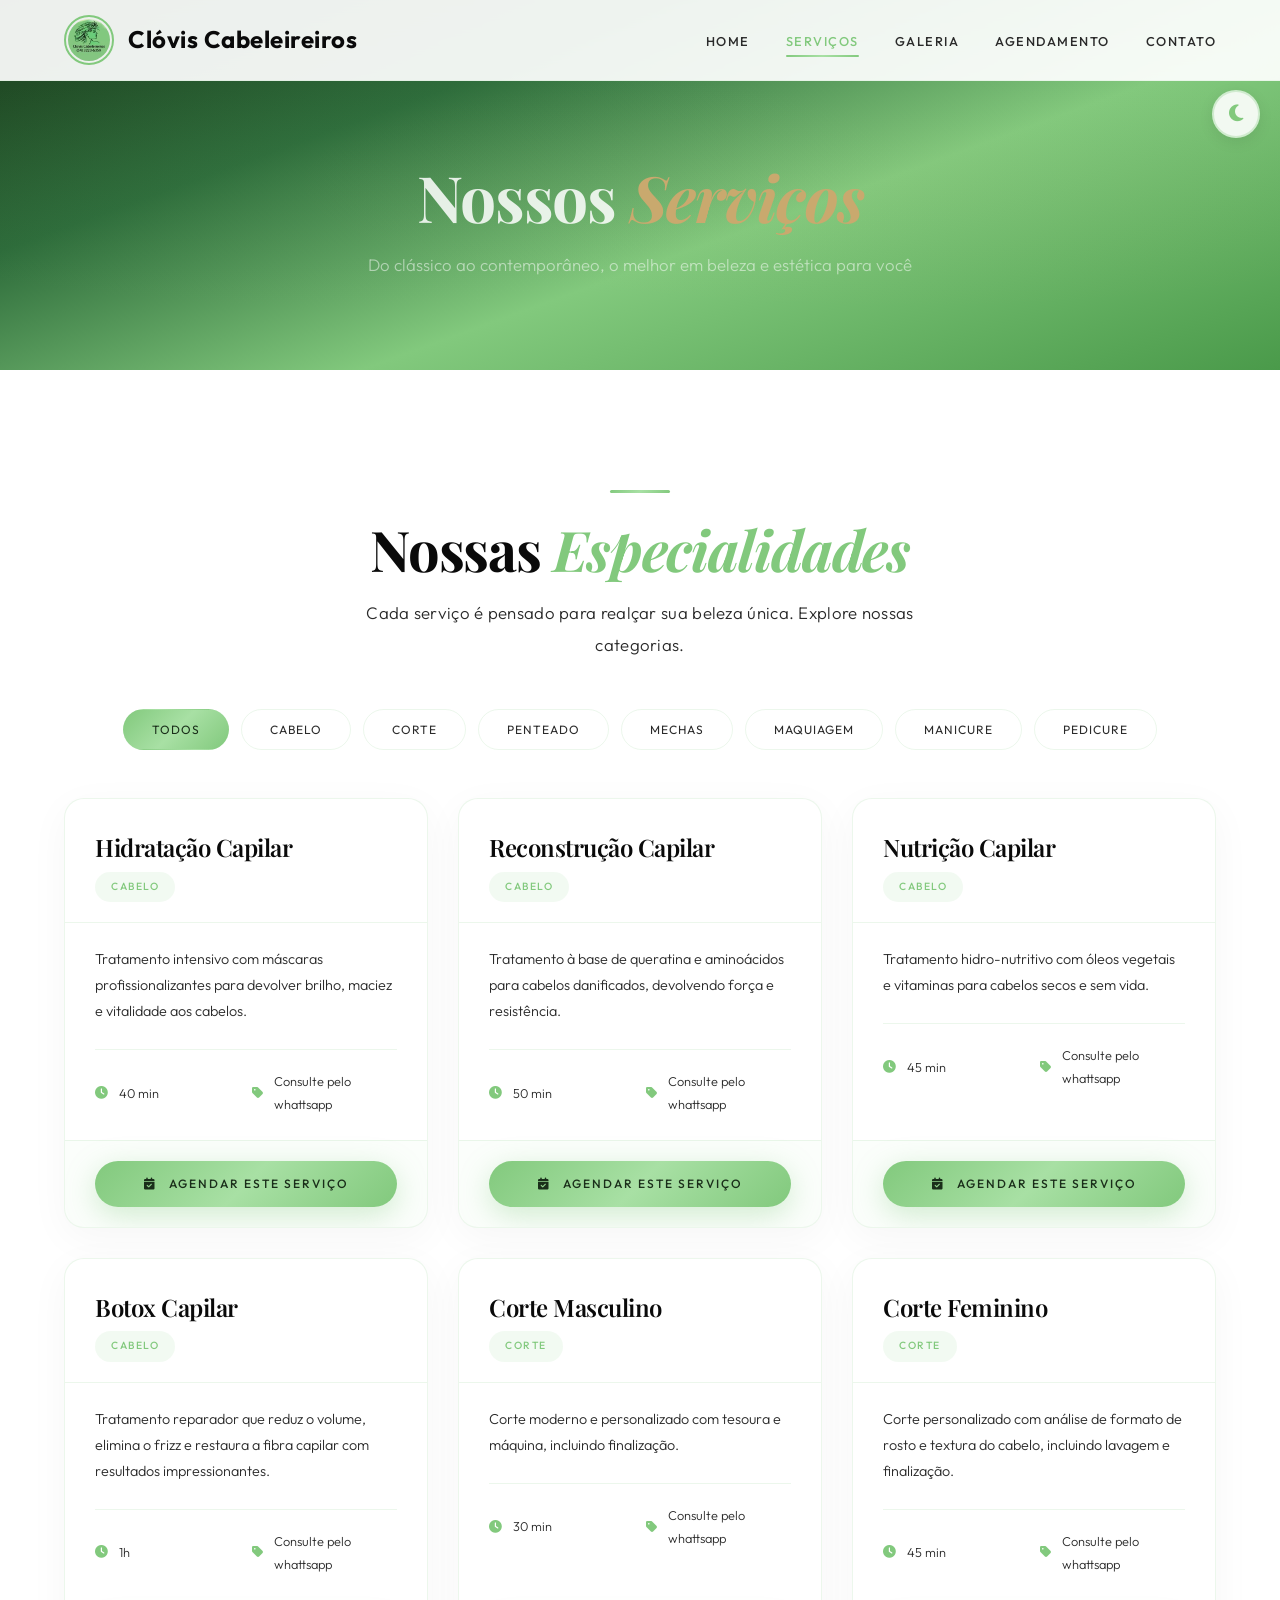
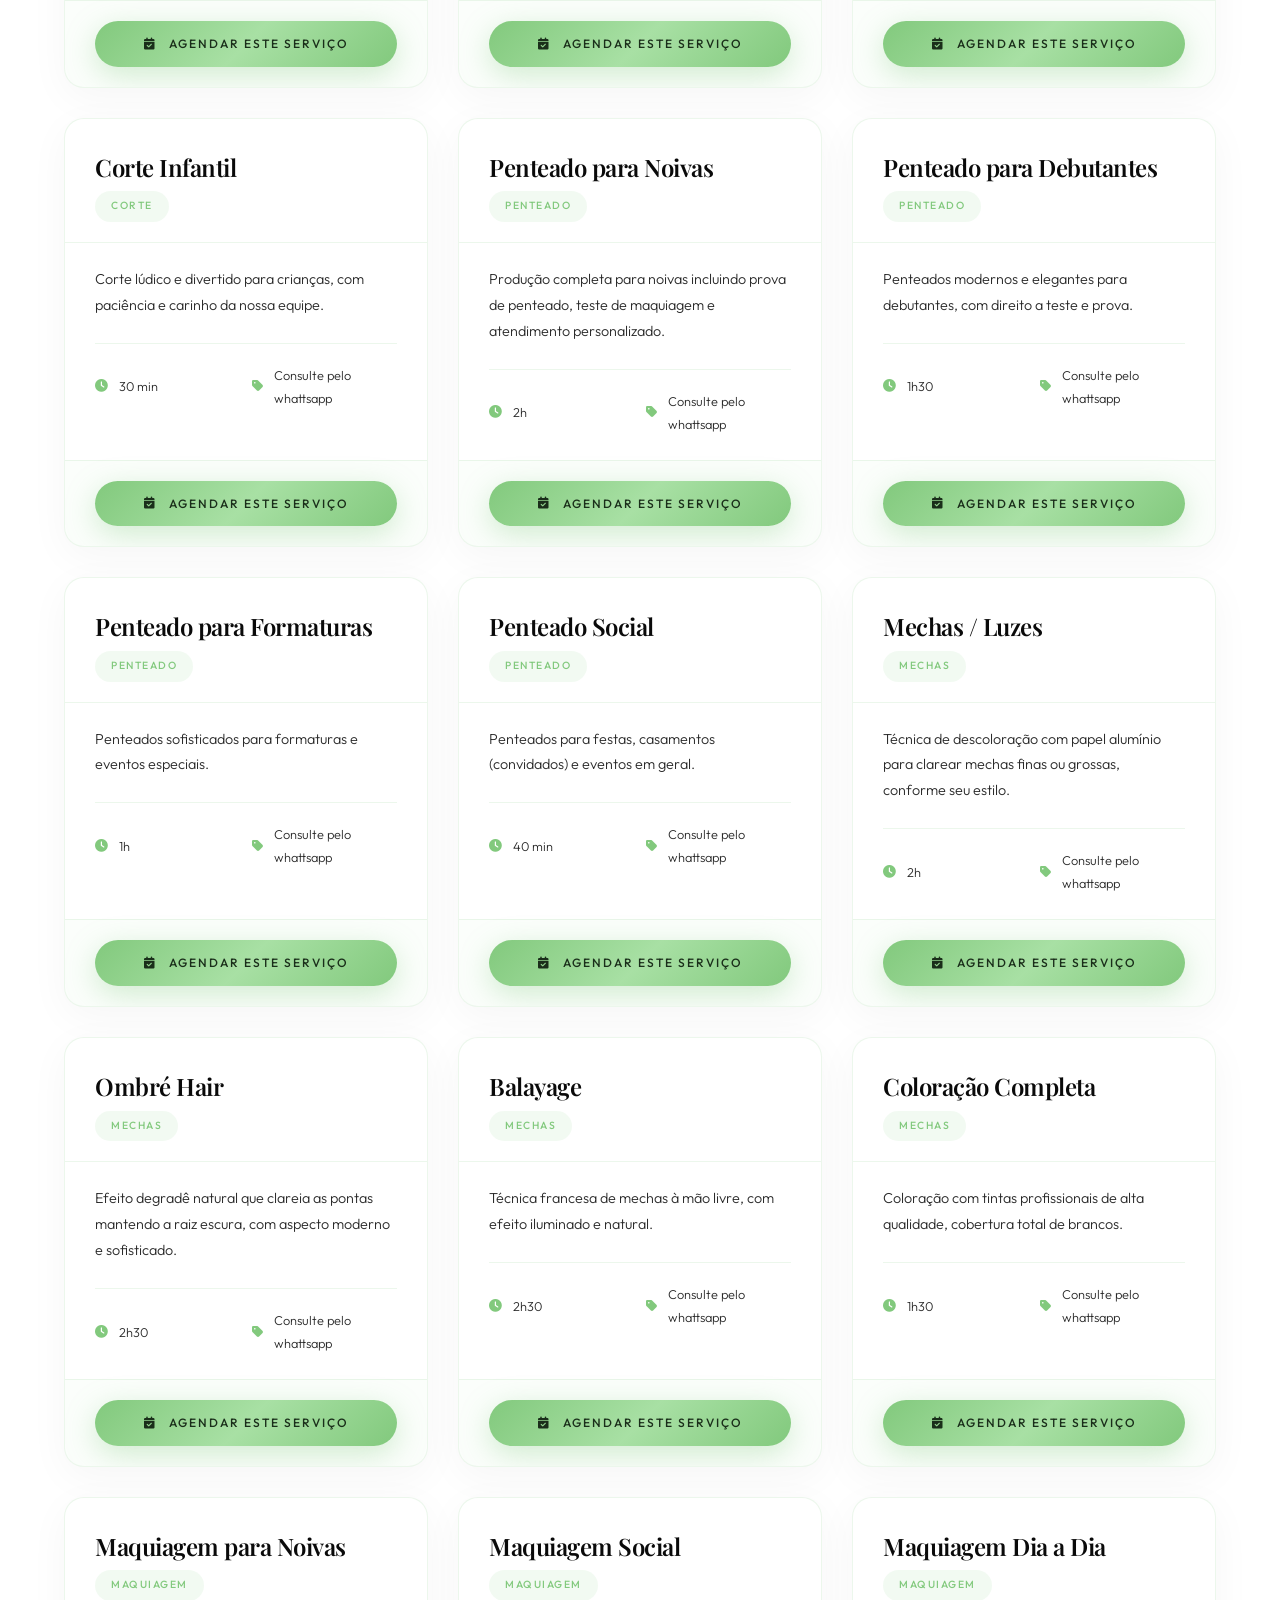
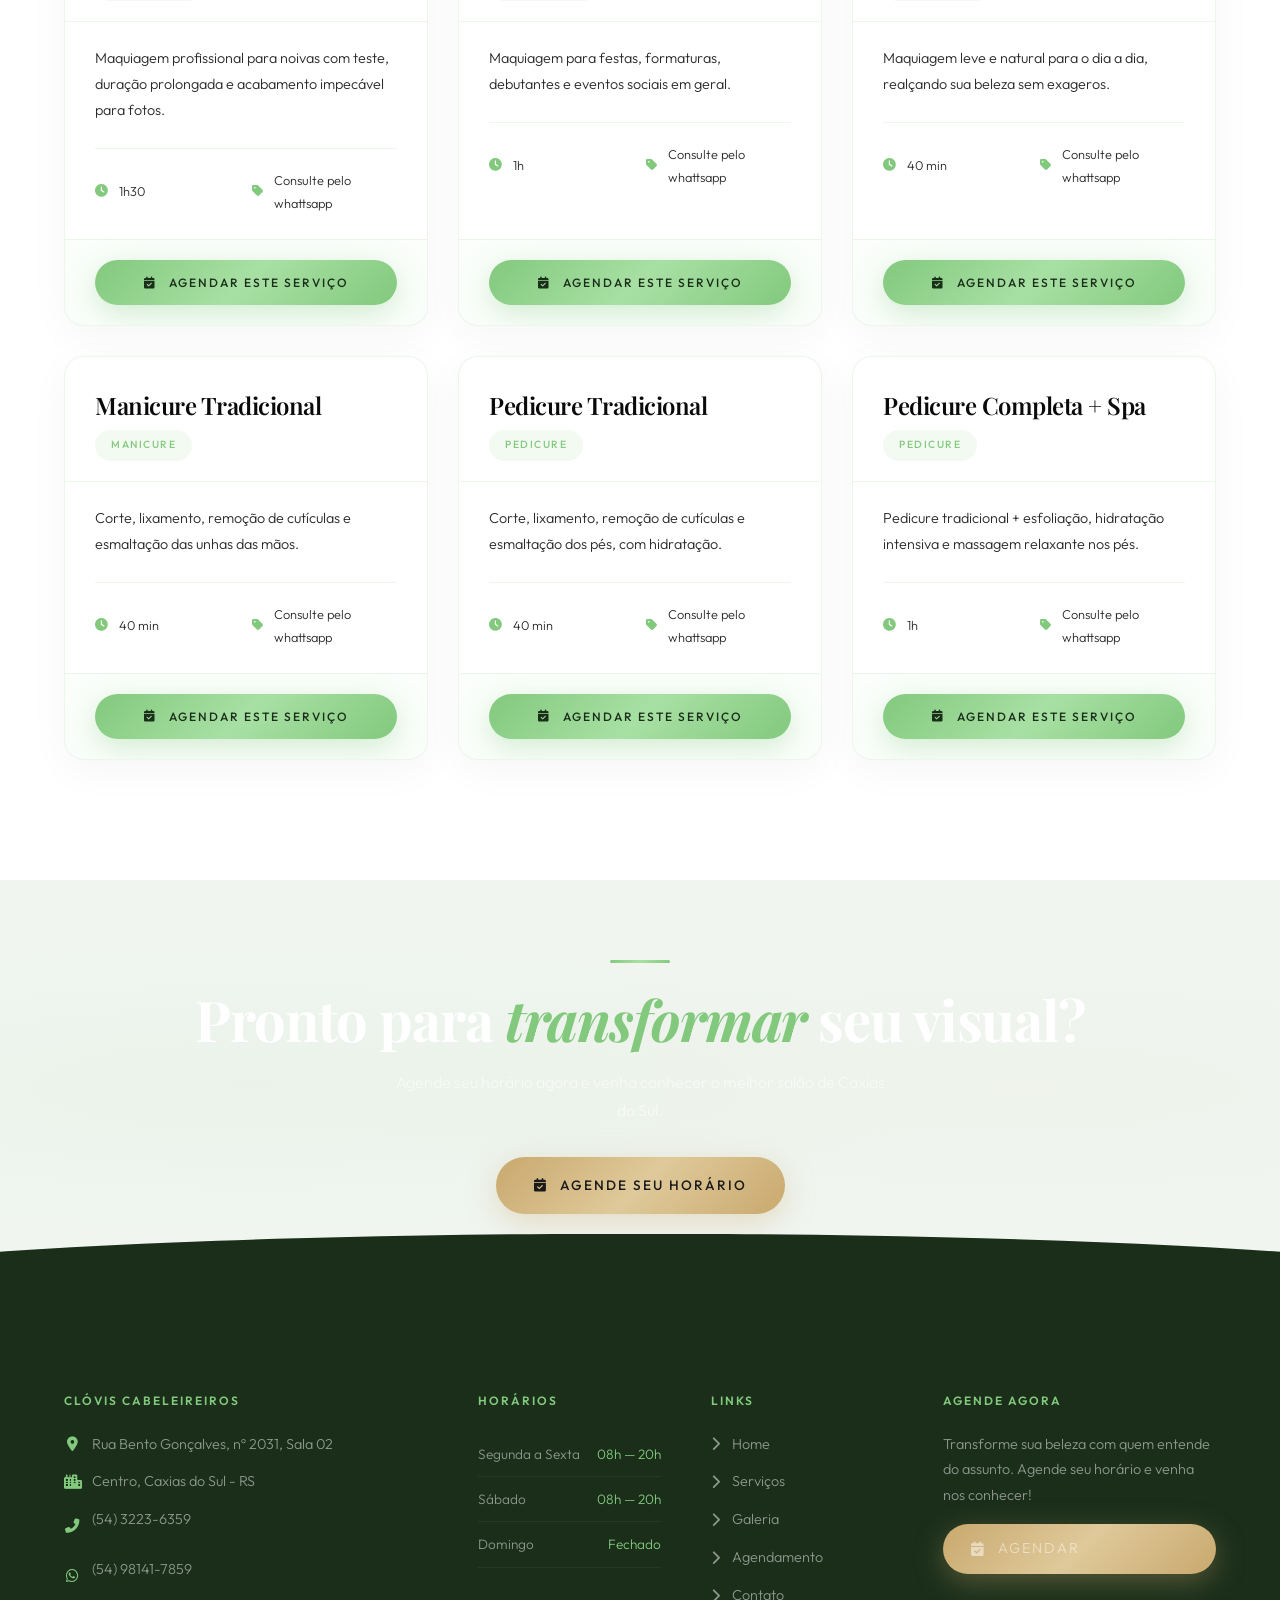
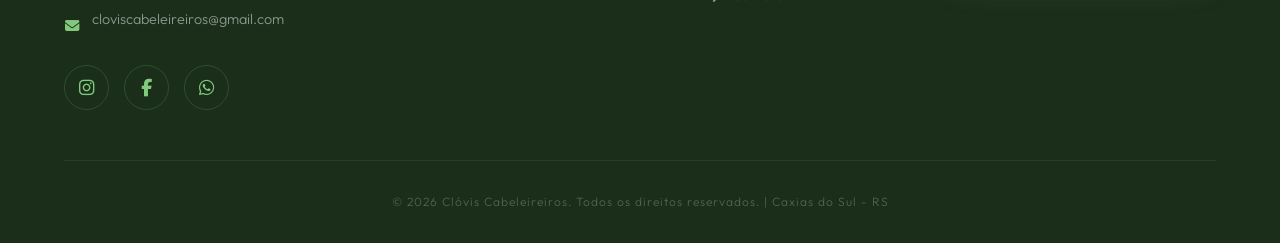
<file: servicos.html>
<!DOCTYPE html>
<html lang="pt-BR">
<head>
  <meta charset="UTF-8">
  <meta name="viewport" content="width=device-width, initial-scale=1.0">
  <title>Serviços — Clóvis Cabeleireiros | Caxias do Sul</title>
  <meta name="description" content="Conheça todos os serviços do Clóvis Cabeleireiros: cortes, penteados, mechas, maquiagem, manicure e pedicure em Caxias do Sul.">
  
  <!-- Favicon -->
  <link rel="icon" type="image/png" sizes="16x16" href="assets/img/favicon-16x16.png">
  
  <link rel="preconnect" href="https://fonts.googleapis.com">
  <link rel="preconnect" href="https://fonts.gstatic.com" crossorigin>
  <link href="https://fonts.googleapis.com/css2?family=Outfit:wght@200;300;400;500;600;700;800&family=Playfair+Display:ital,wght@0,400;0,500;0,600;0,700;0,800;1,400;1,500;1,600&display=swap" rel="stylesheet">
  <link rel="stylesheet" href="https://cdnjs.cloudflare.com/ajax/libs/font-awesome/6.5.1/css/all.min.css">
  <link rel="stylesheet" href="css/style.css">
</head>
<body>

  <!-- Toggle Modo Noturno/Diurno -->
  <button class="theme-toggle" id="themeToggle" aria-label="Alternar modo noturno/diurno">
    <i class="fas fa-moon icon-moon"></i>
    <i class="fas fa-sun icon-sun"></i>
  </button>


  <!-- HEADER -->
  <header class="header">
    <div class="container header-inner">
      <a href="index.html" class="logo">
        <img src="assets/img/logoc.jpg" alt="Clóvis Cabeleireiros">
        Clóvis Cabeleireiros
      </a>
      <button class="menu-toggle" aria-label="Abrir menu" aria-expanded="false">
        <span></span><span></span><span></span>
      </button>
      <nav class="nav" role="navigation" aria-label="Navegação principal">
        <ul class="nav-list">
          <li><a href="index.html" class="nav-link">Home</a></li>
          <li><a href="servicos.html" class="nav-link active">Serviços</a></li>
          <li><a href="galeria.html" class="nav-link">Galeria</a></li>
          <li><a href="agendamento.html" class="nav-link">Agendamento</a></li>
          <li><a href="contato.html" class="nav-link">Contato</a></li>
        </ul>
      </nav>
    </div>
  </header>

  <!-- PAGE HERO -->
  <section class="page-hero">
    <h1 class="reveal">Nossos <span style="color: var(--dourado); font-style: italic;">Serviços</span></h1>
    <p class="reveal delay-1">Do clássico ao contemporâneo, o melhor em beleza e estética para você</p>
  </section>

  <!-- CATÁLOGO DE SERVIÇOS -->
  <section class="servicos-catalogo section-padding">
    <div class="container">
      <div class="text-center reveal">
        <div class="section-divider"></div>
        <h2>Nossas <span class="destaque">Especialidades</span></h2>
        <p class="section-subtitle mx-auto">Cada serviço é pensado para realçar sua beleza única. Explore nossas categorias.</p>
      </div>

      <!-- Filtros por categoria -->
      <div class="categoria-filtros reveal" id="filtros-container">
        <!-- Populado via JS -->
      </div>

      <!-- Grid de cards -->
      <div class="catalogo-grid" id="catalogo-grid">
        <!-- Populado via JS -->
      </div>
    </div>
  </section>

  <!-- CTA -->
  <section class="sobre section-padding" style="padding: 80px 0;">
    <div class="container text-center">
      <div class="section-divider" style="margin: 0 auto 1.5rem;"></div>
      <h2 class="reveal" style="color: #fff;">Pronto para <span class="destaque">transformar</span> seu visual?</h2>
      <p class="reveal delay-1" style="color: rgba(255,255,255,0.6); max-width: 500px; margin: 1rem auto 2rem; font-weight: 300;">Agende seu horário agora e venha conhecer o melhor salão de Caxias do Sul.</p>
      <a href="agendamento.html" class="btn btn-dourado reveal delay-2">
        <i class="fas fa-calendar-check"></i> Agende seu Horário
      </a>
    </div>
  </section>

  <!-- FOOTER -->
  <footer class="footer">
    <div class="container">
      <div class="footer-grid">
        <div class="footer-col">
          <h3>Clóvis Cabeleireiros</h3>
          <p><i class="fas fa-map-marker-alt"></i> Rua Bento Gonçalves, nº 2031, Sala 02</p>
          <p><i class="fas fa-city"></i> Centro, Caxias do Sul - RS</p>
          <p><i class="fas fa-phone-alt"></i> <a href="tel:555432236359">(54) 3223-6359</a></p>
          <p><i class="fab fa-whatsapp"></i> <a href="https://wa.me/5554981417859" target="_blank">(54) 98141-7859</a></p>
          <p><i class="fas fa-envelope"></i> <a href="mailto:cloviscabeleireiros@gmail.com">cloviscabeleireiros@gmail.com</a></p>
          <div class="footer-social">
            <a href="https://instagram.com/cloviscabeleireiros" target="_blank" rel="noopener noreferrer" aria-label="Instagram"><i class="fab fa-instagram"></i></a>
            <a href="https://facebook.com/cloviscabeleireiros" target="_blank" rel="noopener noreferrer" aria-label="Facebook"><i class="fab fa-facebook-f"></i></a>
            <a href="https://wa.me/555432236359" target="_blank" rel="noopener noreferrer" aria-label="WhatsApp"><i class="fab fa-whatsapp"></i></a>
          </div>
        </div>
        <div class="footer-col">
          <h3>Horários</h3>
          <ul class="footer-horario">
            <li><span>Segunda a Sexta</span><span>08h — 20h</span></li>
            <li><span>Sábado</span><span>08h — 20h</span></li>
            <li><span>Domingo</span><span>Fechado</span></li>
          </ul>
        </div>
        <div class="footer-col">
          <h3>Links</h3>
          <a href="index.html"><i class="fas fa-chevron-right"></i> Home</a>
          <a href="servicos.html"><i class="fas fa-chevron-right"></i> Serviços</a>
          <a href="galeria.html"><i class="fas fa-chevron-right"></i> Galeria</a>
          <a href="agendamento.html"><i class="fas fa-chevron-right"></i> Agendamento</a>
          <a href="contato.html"><i class="fas fa-chevron-right"></i> Contato</a>
        </div>
        <div class="footer-col">
          <h3>Agende Agora</h3>
          <p>Transforme sua beleza com quem entende do assunto. Agende seu horário e venha nos conhecer!</p>
          <a href="agendamento.html" class="btn btn-dourado btn-sm" style="margin-top: 15px;">
            <i class="fas fa-calendar-check"></i> Agendar
          </a>
        </div>
      </div>
      <div class="footer-bottom">
        <p>&copy; 2026 Clóvis Cabeleireiros. Todos os direitos reservados. | Caxias do Sul - RS</p>
      </div>
    </div>
  </footer>

  <script src="js/servicos-data.js"></script>
  <script src="js/main.js"></script>
  <script>
    /* ============================================================
       Renderizar Catálogo de Serviços
       ============================================================ */
    document.addEventListener('DOMContentLoaded', () => {
      const filtrosContainer = document.getElementById('filtros-container');
      const catalogoGrid = document.getElementById('catalogo-grid');

      if (!filtrosContainer || !catalogoGrid) return;

      // Categorias
      const todasCategorias = ['Todos', ...categorias];
      
      let filtrosHtml = '';
      todasCategorias.forEach((cat, index) => {
        filtrosHtml += `<button class="categoria-btn ${index === 0 ? 'active' : ''}" data-categoria="${cat === 'Todos' ? 'todos' : cat}">${cat}</button>`;
      });
      filtrosContainer.innerHTML = filtrosHtml;

      // Renderizar cards
      function renderCards(categoria) {
        const filtered = categoria === 'todos' ? servicos : servicos.filter(s => s.categoria === categoria);
        
        let html = '';
        filtered.forEach(s => {
          html += `
            <div class="catalogo-card reveal">
              <div class="catalogo-card-header">
                <h3>${s.nome}</h3>
                <span class="catalogo-card-categoria">${s.categoria}</span>
              </div>
              <div class="catalogo-card-body">
                <p>${s.descricao}</p>
                <div class="catalogo-card-info">
                  <div class="catalogo-card-info-item">
                    <i class="fas fa-clock"></i> ${s.duracao}
                  </div>
                  <div class="catalogo-card-info-item">
                    <i class="fas fa-tag"></i> ${s.preco}
                  </div>
                </div>
              </div>
              <div class="catalogo-card-footer">
                <a href="agendamento.html?servico=${s.id}" class="btn btn-verde btn-sm">
                  <i class="fas fa-calendar-check"></i> Agendar este serviço
                </a>
              </div>
            </div>
          `;
        });
        catalogoGrid.innerHTML = html;

        // Re-aplicar animações reveal
        const observer = new IntersectionObserver((entries) => {
          entries.forEach(entry => {
            if (entry.isIntersecting) {
              entry.target.classList.add('visible');
              observer.unobserve(entry.target);
            }
          });
        }, { threshold: 0.1 });
        
        document.querySelectorAll('.catalogo-card.reveal').forEach(el => observer.observe(el));
      }

      // Inicializar com "Todos"
      renderCards('todos');

      // Filtros
      filtrosContainer.querySelectorAll('.categoria-btn').forEach(btn => {
        btn.addEventListener('click', () => {
          filtrosContainer.querySelectorAll('.categoria-btn').forEach(b => b.classList.remove('active'));
          btn.classList.add('active');
          renderCards(btn.dataset.categoria);
        });
      });
    });
  </script>
</body>
</html>
</file>
<file: css/style.css>
/* ============================================================
   CLÓVIS CABELEIREIROS — Design Premium | Modo Diurno/Noturno
   Paleta: Verde Elegante (#82c97d) + Dourado Champagne
   Fontes: Outfit (Le Monde Sans style) + Playfair Display
   ============================================================ */

/* ---- Google Fonts Import ---- */
@import url('https://fonts.googleapis.com/css2?family=Outfit:wght@200;300;400;500;600;700;800&family=Playfair+Display:ital,wght@0,400;0,500;0,600;0,700;0,800;1,400;1,500;1,600&display=swap');

/* ---- CSS Custom Properties (Modo Diurno - Default) ---- */
:root {
  /* Cores Base */
  --verde: #82c97d;
  --verde-escuro: #2d6b3a;
  --verde-claro: #a8e0a4;
  --dourado: #c9a96e;
  --dourado-claro: #dfc99a;
  --dourado-escuro: #a8884a;
  --rose: #d4a5a5;
  --bordô: #6b2d3c;

  /* Modo Diurno */
  --bg-primary: #f8f9f8;
  --bg-secondary: #ffffff;
  --bg-tertiary: #f0f5f0;
  --bg-card: #ffffff;
  --bg-hero: linear-gradient(160deg, #1a3a1a 0%, #2d6b3a 30%, #82c97d 60%, #4a9a4a 100%);
  --bg-footer: #1a2e1a;
  --text-primary: #0a0a0a;
  --text-secondary: #2a2a2a;
  --text-muted: #555555;
  --text-on-dark: rgba(255, 255, 255, 0.85);
  --text-on-dark-muted: rgba(255, 255, 255, 0.5);
  --border-color: rgba(130, 201, 125, 0.15);
  --border-strong: rgba(130, 201, 125, 0.3);
  --shadow-sm: rgba(0, 0, 0, 0.04);
  --shadow-md: rgba(0, 0, 0, 0.08);
  --shadow-lg: rgba(0, 0, 0, 0.12);
  --glass-bg: rgba(255, 255, 255, 0.9);
  --glass-border: rgba(130, 201, 125, 0.1);
  --header-bg: rgba(255, 255, 255, 0.92);
  --header-border: rgba(130, 201, 125, 0.1);
  --input-bg: #ffffff;
  --input-border: rgba(130, 201, 125, 0.2);
  --section-divider: var(--verde);
  --badge-bg: rgba(130, 201, 125, 0.1);
  --badge-border: rgba(130, 201, 125, 0.25);
  --hero-text: #0a1a0a;
  --hero-text-green: #1a3a1a;
  --hero-subtitle: #1a2e1a;
  --scrollbar-track: #f0f5f0;
  --scrollbar-thumb: var(--verde);
}

/* ---- Modo Noturno ---- */
[data-theme="dark"] {
  --bg-primary: #0d1a0d;
  --bg-secondary: #142214;
  --bg-tertiary: #1a2e1a;
  --bg-card: #1a2e1a;
  --bg-hero: linear-gradient(160deg, #0a120a 0%, #1a3a1a 30%, #2d6b3a 60%, #1a3a1a 100%);
  --bg-footer: #0a120a;
  --text-primary: #e8f0e8;
  --text-secondary: #b0c8b0;
  --text-muted: #7a9a7a;
  --text-on-dark: rgba(255, 255, 255, 0.9);
  --text-on-dark-muted: rgba(255, 255, 255, 0.4);
  --border-color: rgba(130, 201, 125, 0.1);
  --border-strong: rgba(130, 201, 125, 0.2);
  --shadow-sm: rgba(0, 0, 0, 0.2);
  --shadow-md: rgba(0, 0, 0, 0.3);
  --shadow-lg: rgba(0, 0, 0, 0.4);
  --glass-bg: rgba(20, 34, 20, 0.9);
  --glass-border: rgba(130, 201, 125, 0.08);
  --header-bg: rgba(13, 26, 13, 0.92);
  --header-border: rgba(130, 201, 125, 0.08);
  --input-bg: #1a2e1a;
  --input-border: rgba(130, 201, 125, 0.15);
  --section-divider: var(--verde-claro);
  --badge-bg: rgba(130, 201, 125, 0.08);
  --badge-border: rgba(130, 201, 125, 0.15);
  --hero-text: #e8f0e8;
  --hero-text-green: #82c97d;
  --hero-subtitle: rgba(255, 255, 255, 0.6);
  --scrollbar-track: #0d1a0d;
  --scrollbar-thumb: var(--verde);
}

/* ---- Gradientes Compartilhados ---- */
:root {
  --gradiente-verde: linear-gradient(135deg, #82c97d 0%, #a8e0a4 50%, #82c97d 100%);
  --gradiente-dourado: linear-gradient(135deg, #c9a96e 0%, #dfc99a 50%, #c9a96e 100%);
  --gradiente-card: linear-gradient(145deg, var(--bg-card), var(--bg-tertiary));
  --radius: 20px;
  --radius-sm: 12px;
  --radius-xs: 8px;
  --transition: all 0.5s cubic-bezier(0.25, 0.46, 0.45, 0.94);
  --transition-fast: all 0.3s ease;
}

/* ---- Reset & Base ---- */
*, *::before, *::after {
  margin: 0;
  padding: 0;
  box-sizing: border-box;
}

html {
  scroll-behavior: smooth;
  font-size: 16px;
}

body {
  font-family: 'Outfit', -apple-system, BlinkMacSystemFont, sans-serif;
  color: var(--text-primary);
  background: var(--bg-primary);
  line-height: 1.8;
  overflow-x: hidden;
  -webkit-font-smoothing: antialiased;
  -moz-osx-font-smoothing: grayscale;
  transition: background 0.4s ease, color 0.4s ease;
}

::selection {
  background: var(--verde);
  color: #fff;
}

img {
  max-width: 100%;
  height: auto;
  display: block;
}

a {
  text-decoration: none;
  color: inherit;
  transition: var(--transition-fast);
}

ul { list-style: none; }

.container {
  max-width: 1200px;
  margin: 0 auto;
  padding: 0 24px;
}

.section-padding {
  padding: 120px 0;
}

/* ---- Tipografia ---- */
h1, h2, h3, h4, h5, h6 {
  font-family: 'Playfair Display', Georgia, serif;
  font-weight: 700;
  line-height: 1.15;
  letter-spacing: -0.02em;
  color: var(--text-primary);
  transition: color 0.4s ease;
}

h2 {
  font-size: clamp(2.5rem, 5vw, 3.5rem);
  margin-bottom: 1rem;
}

h2 .destaque {
  color: var(--verde);
  font-style: italic;
}

.section-subtitle {
  font-size: 1.05rem;
  color: var(--text-secondary);
  font-weight: 300;
  max-width: 600px;
  margin-bottom: 3rem;
  font-family: 'Outfit', sans-serif;
  letter-spacing: 0.3px;
  line-height: 1.9;
}

.text-center { text-align: center; }
.mx-auto { margin-left: auto; margin-right: auto; }

/* ---- Decorative Elements ---- */
.section-divider {
  width: 60px;
  height: 3px;
  background: var(--gradiente-verde);
  margin: 0 auto 1.5rem;
  border-radius: 3px;
}

.section-divider.left {
  margin: 0 0 1.5rem;
}

/* ---- Botões Premium ---- */
.btn {
  display: inline-flex;
  align-items: center;
  gap: 12px;
  padding: 16px 38px;
  border: none;
  border-radius: 50px;
  font-family: 'Outfit', sans-serif;
  font-weight: 500;
  font-size: 0.85rem;
  cursor: pointer;
  transition: var(--transition);
  text-transform: uppercase;
  letter-spacing: 2px;
  position: relative;
  overflow: hidden;
}

.btn::before {
  content: '';
  position: absolute;
  inset: 0;
  background: linear-gradient(135deg, rgba(255,255,255,0.2), transparent);
  transform: translateX(-100%) rotate(45deg);
  transition: transform 0.6s;
}

.btn:hover::before {
  transform: translateX(100%) rotate(45deg);
}

.btn-verde {
  background: var(--gradiente-verde);
  color: #1a2e1a;
  box-shadow: 0 8px 30px rgba(130, 201, 125, 0.35);
}

.btn-verde:hover {
  transform: translateY(-3px);
  box-shadow: 0 15px 40px rgba(130, 201, 125, 0.45);
}

.btn-dourado {
  background: var(--gradiente-dourado);
  color: #1a1a1a;
  box-shadow: 0 8px 30px rgba(201, 169, 110, 0.35);
}

.btn-dourado:hover {
  transform: translateY(-3px);
  box-shadow: 0 15px 40px rgba(201, 169, 110, 0.45);
}

.btn-outline {
  background: transparent;
  color: var(--text-on-dark);
  border: 1.5px solid rgba(255, 255, 255, 0.3);
}

.btn-outline:hover {
  background: rgba(255, 255, 255, 0.1);
  border-color: var(--verde);
  color: var(--verde);
  transform: translateY(-3px);
}

.btn-sm {
  padding: 12px 28px;
  font-size: 0.75rem;
}

/* ============================================================
   TOGGLE MODO NOTURNO/DIURNO
   ============================================================ */
.theme-toggle {
  position: fixed;
  top: 90px;
  right: 20px;
  z-index: 1001;
  width: 48px;
  height: 48px;
  border-radius: 50%;
  border: 2px solid var(--border-strong);
  background: var(--glass-bg);
  backdrop-filter: blur(10px);
  cursor: pointer;
  display: flex;
  align-items: center;
  justify-content: center;
  font-size: 1.2rem;
  color: var(--verde);
  transition: var(--transition-fast);
  box-shadow: 0 4px 15px var(--shadow-md);
}

.theme-toggle:hover {
  transform: scale(1.1);
  border-color: var(--verde);
  box-shadow: 0 6px 20px rgba(130, 201, 125, 0.3);
}

.theme-toggle .icon-sun {
  display: none;
}

.theme-toggle .icon-moon {
  display: block;
}

[data-theme="dark"] .theme-toggle .icon-sun {
  display: block;
}

[data-theme="dark"] .theme-toggle .icon-moon {
  display: none;
}

/* ============================================================
   HEADER / NAVEGAÇÃO
   ============================================================ */
.header {
  position: fixed;
  top: 0;
  left: 0;
  width: 100%;
  z-index: 1000;
  background: var(--header-bg);
  backdrop-filter: blur(20px);
  -webkit-backdrop-filter: blur(20px);
  border-bottom: 1px solid var(--header-border);
  transition: var(--transition);
}

.header.scrolled {
  box-shadow: 0 4px 40px var(--shadow-md);
}

.header-inner {
  display: flex;
  align-items: center;
  justify-content: space-between;
  height: 80px;
}

.logo {
  display: flex;
  align-items: center;
  gap: 14px;
  font-family: 'Outfit', sans-serif;
  font-size: 1.5rem;
  font-weight: 700;
  color: var(--text-primary);
  letter-spacing: 0.5px;
  transition: color 0.4s ease;
}

.logo img {
  height: 50px;
  width: auto;
  border-radius: 50%;
  border: 2px solid var(--verde);
  padding: 2px;
  transition: var(--transition-fast);
  animation: logoPulse 3s ease-in-out infinite;
}

@keyframes logoPulse {
  0%, 100% { box-shadow: 0 0 0 0 rgba(130, 201, 125, 0.3); }
  50% { box-shadow: 0 0 0 8px rgba(130, 201, 125, 0); }
}

.logo:hover img {
  border-color: var(--dourado);
  transform: scale(1.08);
}

/* Nav Desktop */
.nav-list {
  display: flex;
  gap: 36px;
}

.nav-link {
  font-size: 0.8rem;
  font-weight: 500;
  color: var(--text-secondary);
  position: relative;
  padding: 6px 0;
  text-transform: uppercase;
  letter-spacing: 1.5px;
  transition: var(--transition-fast);
}

.nav-link::after {
  content: '';
  position: absolute;
  bottom: -2px;
  left: 0;
  width: 0;
  height: 2px;
  background: var(--gradiente-verde);
  transition: width 0.4s ease;
  border-radius: 2px;
}

.nav-link:hover::after,
.nav-link.active::after {
  width: 100%;
}

.nav-link:hover {
  color: var(--verde);
}

.nav-link.active {
  color: var(--verde);
}

/* Menu Hambúrguer */
.menu-toggle {
  display: none;
  flex-direction: column;
  gap: 6px;
  cursor: pointer;
  padding: 5px;
  background: none;
  border: none;
  z-index: 1001;
}

.menu-toggle span {
  display: block;
  width: 28px;
  height: 2px;
  background: var(--text-primary);
  border-radius: 3px;
  transition: var(--transition);
  transform-origin: center;
}

.menu-toggle.active span:nth-child(1) {
  transform: rotate(45deg) translate(5px, 5px);
}

.menu-toggle.active span:nth-child(2) {
  opacity: 0;
}

.menu-toggle.active span:nth-child(3) {
  transform: rotate(-45deg) translate(5px, -5px);
}

/* ============================================================
   HERO — Seção Principal
   ============================================================ */
.hero {
  min-height: 100vh;
  display: flex;
  align-items: center;
  justify-content: center;
  position: relative;
  background: var(--bg-hero);
  overflow: hidden;
  padding-top: 80px;
  transition: background 0.6s ease;
}

.hero::before {
  content: '';
  position: absolute;
  inset: 0;
  background: 
    radial-gradient(ellipse at 20% 50%, rgba(130, 201, 125, 0.08) 0%, transparent 50%),
    radial-gradient(ellipse at 80% 20%, rgba(201, 169, 110, 0.05) 0%, transparent 50%),
    radial-gradient(ellipse at 50% 80%, rgba(255, 255, 255, 0.03) 0%, transparent 50%);
  pointer-events: none;
  z-index: 1;
}

.hero-pattern {
  position: absolute;
  inset: 0;
  opacity: 0.03;
  background-image: 
    linear-gradient(45deg, transparent 48%, var(--verde) 48%, var(--verde) 52%, transparent 52%),
    linear-gradient(-45deg, transparent 48%, var(--verde) 48%, var(--verde) 52%, transparent 52%);
  background-size: 60px 60px;
  z-index: 1;
}

/* ---- Hero Watermark Animado ---- */
.hero-watermark {
  position: absolute;
  inset: 0;
  pointer-events: none;
  z-index: 0;
  overflow: hidden;
}

.watermark-img {
  position: absolute;
  width: clamp(120px, 20vw, 280px);
  height: auto;
  opacity: 0;
  filter: grayscale(0.5) contrast(1.1) brightness(0.8);
  border-radius: 50%;
  object-fit: cover;
  transform-origin: center center;
  will-change: transform, opacity;
  border: 2px solid rgba(130, 201, 125, 0.1);
}

.wm-1  { top: 5%;   left: 5%;   animation: wmFloat1 14s ease-in-out infinite; animation-delay: 0s; }
.wm-2  { top: 15%;  right: 8%;  animation: wmFloat2 16s ease-in-out infinite; animation-delay: 1s; }
.wm-3  { top: 45%;  left: 2%;   animation: wmFloat3 13s ease-in-out infinite; animation-delay: 2s; }
.wm-4  { top: 60%;  right: 3%;  animation: wmFloat1 15s ease-in-out infinite; animation-delay: 0.5s; }
.wm-5  { top: 25%;  left: 35%;  animation: wmFloat2 12s ease-in-out infinite; animation-delay: 3s; }
.wm-6  { top: 70%;  left: 25%;  animation: wmFloat3 17s ease-in-out infinite; animation-delay: 1.5s; }
.wm-7  { top: 8%;   left: 55%;  animation: wmFloat1 11s ease-in-out infinite; animation-delay: 4s; }
.wm-8  { top: 50%;  left: 60%;  animation: wmFloat2 18s ease-in-out infinite; animation-delay: 2.5s; }
.wm-9  { top: 80%;  left: 50%;  animation: wmFloat3 14s ease-in-out infinite; animation-delay: 0.8s; }
.wm-10 { top: 35%;  left: 70%;  animation: wmFloat1 16s ease-in-out infinite; animation-delay: 3.5s; }
.wm-11 { top: 75%;  left: 75%;  animation: wmFloat2 13s ease-in-out infinite; animation-delay: 4.5s; }

@keyframes wmFloat1 {
  0%, 100% { transform: translateY(0px) rotate(0deg) scale(1); opacity: 0; }
  10% { opacity: 0.08; }
  25% { transform: translateY(-20px) rotate(3deg) scale(1.05); opacity: 0.1; }
  50% { transform: translateY(10px) rotate(-2deg) scale(0.95); opacity: 0.06; }
  75% { transform: translateY(-12px) rotate(2deg) scale(1.03); opacity: 0.09; }
  90% { opacity: 0.08; }
  100% { transform: translateY(0px) rotate(0deg) scale(1); opacity: 0; }
}

@keyframes wmFloat2 {
  0%, 100% { transform: translateY(0px) rotate(0deg) scale(1); opacity: 0; }
  10% { opacity: 0.07; }
  30% { transform: translateY(15px) rotate(-3deg) scale(1.04); opacity: 0.09; }
  55% { transform: translateY(-18px) rotate(2deg) scale(0.96); opacity: 0.05; }
  80% { transform: translateY(8px) rotate(-2deg) scale(1.02); opacity: 0.08; }
  90% { opacity: 0.07; }
  100% { transform: translateY(0px) rotate(0deg) scale(1); opacity: 0; }
}

@keyframes wmFloat3 {
  0%, 100% { transform: translateY(0px) rotate(0deg) scale(1); opacity: 0; }
  10% { opacity: 0.06; }
  35% { transform: translateY(-10px) rotate(2deg) scale(0.96); opacity: 0.08; }
  60% { transform: translateY(20px) rotate(-3deg) scale(1.05); opacity: 0.1; }
  85% { transform: translateY(-5px) rotate(1deg) scale(1); opacity: 0.07; }
  90% { opacity: 0.06; }
  100% { transform: translateY(0px) rotate(0deg) scale(1); opacity: 0; }
}

/* ---- Hero Content ---- */
.hero-content {
  position: relative;
  z-index: 3;
  text-align: center;
  max-width: 850px;
  padding: 0 24px;
}

.hero-badge {
  display: inline-flex;
  align-items: center;
  gap: 8px;
  padding: 10px 28px;
  background: var(--badge-bg);
  border: 1px solid var(--badge-border);
  border-radius: 50px;
  color: var(--verde-claro);
  font-size: 0.75rem;
  font-weight: 400;
  letter-spacing: 3px;
  text-transform: uppercase;
  margin-bottom: 2rem;
  backdrop-filter: blur(10px);
}

.hero-badge::before {
  content: '✦';
  font-size: 0.6rem;
}

.hero h1 {
  font-size: clamp(3.5rem, 10vw, 6.5rem);
  color: var(--hero-text);
  margin-bottom: 0.5rem;
  line-height: 1.05;
  font-weight: 700;
}

.hero h1 .destaque {
  color: var(--hero-text-green);
  font-style: italic;
  display: inline-block;
}

.hero p {
  font-size: clamp(1rem, 1.8vw, 1.25rem);
  color: var(--hero-subtitle);
  margin-bottom: 3rem;
  font-weight: 300;
  max-width: 600px;
  margin-left: auto;
  margin-right: auto;
  letter-spacing: 0.3px;
  line-height: 1.9;
}

.hero-actions {
  display: flex;
  gap: 20px;
  justify-content: center;
  flex-wrap: wrap;
}

/* Scroll Indicator */
.hero-scroll {
  position: absolute;
  bottom: 40px;
  left: 50%;
  transform: translateX(-50%);
  display: flex;
  flex-direction: column;
  align-items: center;
  gap: 12px;
  z-index: 3;
  animation: heroBounce 2.5s infinite;
}

.hero-scroll span {
  color: var(--text-on-dark-muted);
  font-size: 0.65rem;
  letter-spacing: 3px;
  text-transform: uppercase;
  font-weight: 300;
}

.hero-scroll .scroll-line {
  width: 1px;
  height: 50px;
  background: linear-gradient(to bottom, var(--verde), transparent);
}

@keyframes heroBounce {
  0%, 100% { transform: translateX(-50%) translateY(0); }
  50% { transform: translateX(-50%) translateY(12px); }
}

/* ---- Seção Serviços Destaque (Home) ---- */
.servicos-destaque {
  background: var(--bg-secondary);
  position: relative;
  transition: background 0.4s ease;
}

.servicos-destaque::before {
  content: '';
  position: absolute;
  top: -80px;
  left: 0;
  width: 100%;
  height: 80px;
  background: var(--bg-secondary);
  clip-path: ellipse(70% 100% at 50% 0%);
  transition: background 0.4s ease;
}

.servicos-grid {
  display: grid;
  grid-template-columns: repeat(auto-fit, minmax(260px, 1fr));
  gap: 30px;
  margin-top: 3rem;
}

.servico-card {
  background: var(--gradiente-card);
  border-radius: var(--radius);
  padding: 45px 30px 35px;
  text-align: center;
  border: 1px solid var(--border-color);
  transition: var(--transition);
  position: relative;
  overflow: hidden;
  box-shadow: 0 10px 40px var(--shadow-sm);
}

.servico-card::before {
  content: '';
  position: absolute;
  top: 0;
  left: 0;
  right: 0;
  height: 3px;
  background: var(--gradiente-verde);
  transform: scaleX(0);
  transform-origin: left;
  transition: transform 0.6s ease;
}

.servico-card:hover::before {
  transform: scaleX(1);
}

.servico-card:hover {
  transform: translateY(-12px);
  box-shadow: 0 25px 60px var(--shadow-md);
  border-color: var(--border-strong);
}

.servico-icon {
  width: 75px;
  height: 75px;
  margin: 0 auto 22px;
  background: var(--gradiente-verde);
  border-radius: 50%;
  display: flex;
  align-items: center;
  justify-content: center;
  font-size: 1.6rem;
  color: #1a2e1a;
  box-shadow: 0 8px 25px rgba(130, 201, 125, 0.25);
  transition: var(--transition-fast);
}

.servico-card:hover .servico-icon {
  transform: scale(1.1) rotate(5deg);
}

.servico-card h3 {
  font-size: 1.5rem;
  margin-bottom: 12px;
}

.servico-card p {
  color: var(--text-secondary);
  font-size: 0.9rem;
  margin-bottom: 1.5rem;
  font-weight: 300;
  line-height: 1.8;
}

/* ---- Seção Sobre ---- */
.sobre {
  background: var(--bg-tertiary);
  color: var(--text-primary);
  position: relative;
  overflow: hidden;
  transition: background 0.4s ease;
}

.sobre::before {
  content: '';
  position: absolute;
  inset: 0;
  background: 
    radial-gradient(ellipse at 20% 50%, rgba(130, 201, 125, 0.05) 0%, transparent 50%),
    radial-gradient(ellipse at 80% 50%, rgba(201, 169, 110, 0.03) 0%, transparent 50%);
  pointer-events: none;
}

.sobre-grid {
  display: grid;
  grid-template-columns: 1fr 1fr;
  gap: 70px;
  align-items: center;
  position: relative;
  z-index: 1;
}

.sobre-imagem {
  border-radius: var(--radius);
  overflow: hidden;
  box-shadow: 0 30px 80px var(--shadow-lg);
  aspect-ratio: 4/3;
  background: var(--bg-tertiary);
  position: relative;
  border: 1px solid var(--border-color);
}

.sobre-imagem::after {
  content: '';
  position: absolute;
  inset: 0;
  background: linear-gradient(135deg, rgba(130, 201, 125, 0.1), transparent 50%);
  pointer-events: none;
}

.sobre-imagem img {
  width: 100%;
  height: 100%;
  object-fit: cover;
}

.sobre-conteudo h2 {
  color: var(--text-primary);
}

.sobre-conteudo h2 .destaque {
  color: var(--verde);
  font-style: italic;
}

.sobre-conteudo p {
  color: var(--text-secondary);
  margin-bottom: 1.5rem;
  font-size: 1rem;
  font-weight: 300;
  line-height: 1.9;
}

.sobre-stats {
  display: grid;
  grid-template-columns: repeat(3, 1fr);
  gap: 30px;
  margin-top: 2.5rem;
  padding-top: 2.5rem;
  border-top: 1px solid var(--border-color);
}

.stat-item {
  text-align: center;
}

.stat-numero {
  font-family: 'Playfair Display', serif;
  font-size: 2.8rem;
  font-weight: 700;
  color: var(--verde);
  line-height: 1;
}

.stat-label {
  font-size: 0.75rem;
  color: var(--text-muted);
  text-transform: uppercase;
  letter-spacing: 2px;
  font-weight: 400;
  margin-top: 8px;
}

/* ---- Galeria (Home) ---- */
.galeria {
  background: var(--bg-secondary);
  transition: background 0.4s ease;
}

.galeria-grid {
  display: grid;
  grid-template-columns: repeat(3, 1fr);
  gap: 20px;
}

.galeria-item {
  position: relative;
  border-radius: var(--radius-sm);
  overflow: hidden;
  cursor: pointer;
  aspect-ratio: 4/3;
  transition: var(--transition);
}

.galeria-item img {
  width: 100%;
  height: 100%;
  object-fit: cover;
  transition: transform 0.7s ease;
}

.galeria-item:hover img {
  transform: scale(1.1);
}

.galeria-item-overlay {
  position: absolute;
  inset: 0;
  background: linear-gradient(to top, rgba(13, 26, 13, 0.85), transparent 60%);
  opacity: 0;
  transition: opacity 0.4s ease;
  display: flex;
  align-items: flex-end;
  padding: 24px;
}

.galeria-item:hover .galeria-item-overlay {
  opacity: 1;
}

.galeria-item-overlay span {
  color: #fff;
  font-weight: 400;
  font-size: 0.85rem;
  display: flex;
  align-items: center;
  gap: 10px;
  font-family: 'Outfit', sans-serif;
  letter-spacing: 1px;
}

.galeria-item-overlay span i {
  color: var(--verde);
}

/* ---- Seção Depoimentos ---- */
.depoimentos {
  background: var(--bg-tertiary);
  position: relative;
  transition: background 0.4s ease;
}

.depoimentos-carrossel {
  display: grid;
  grid-template-columns: repeat(auto-fit, minmax(340px, 1fr));
  gap: 30px;
  margin-top: 3rem;
}

.depoimento-card {
  background: var(--bg-card);
  border-radius: var(--radius);
  padding: 40px 35px;
  position: relative;
  transition: var(--transition);
  border: 1px solid var(--border-color);
  box-shadow: 0 10px 40px var(--shadow-sm);
}

.depoimento-card:hover {
  transform: translateY(-8px);
  box-shadow: 0 20px 60px var(--shadow-md);
  border-color: var(--border-strong);
}

.depoimento-quote {
  color: var(--verde);
  font-size: 3.5rem;
  line-height: 0.5;
  margin-bottom: 18px;
  font-family: 'Playfair Display', serif;
  opacity: 0.4;
}

.depoimento-card p {
  font-style: italic;
  color: var(--text-secondary);
  font-size: 0.95rem;
  margin-bottom: 24px;
  line-height: 1.9;
  font-weight: 300;
}

.depoimento-autor {
  display: flex;
  align-items: center;
  gap: 14px;
  padding-top: 20px;
  border-top: 1px solid var(--border-color);
}

.depoimento-avatar {
  width: 50px;
  height: 50px;
  border-radius: 50%;
  background: var(--gradiente-verde);
  display: flex;
  align-items: center;
  justify-content: center;
  color: #1a2e1a;
  font-weight: 600;
  font-size: 1rem;
  font-family: 'Playfair Display', serif;
}

.depoimento-info h4 {
  font-family: 'Outfit', sans-serif;
  font-size: 0.95rem;
  font-weight: 600;
  color: var(--text-primary);
  letter-spacing: 0;
}

.depoimento-info span {
  font-size: 0.75rem;
  color: var(--verde);
  font-weight: 400;
  letter-spacing: 1px;
}

/* ---- FOOTER ---- */
.footer {
  background: var(--bg-footer);
  color: var(--text-on-dark);
  padding: 100px 0 30px;
  position: relative;
  transition: background 0.4s ease;
}

.footer::before {
  content: '';
  position: absolute;
  top: -60px;
  left: 0;
  width: 100%;
  height: 60px;
  background: var(--bg-footer);
  clip-path: ellipse(70% 100% at 50% 100%);
  transition: background 0.4s ease;
}

.footer-grid {
  display: grid;
  grid-template-columns: 2fr 1fr 1fr 1.5fr;
  gap: 50px;
  margin-bottom: 50px;
}

.footer-col h3 {
  font-family: 'Outfit', sans-serif;
  font-size: 0.75rem;
  font-weight: 600;
  text-transform: uppercase;
  letter-spacing: 2px;
  margin-bottom: 24px;
  color: var(--verde);
}

.footer-col p, .footer-col a {
  color: var(--text-on-dark-muted);
  font-size: 0.9rem;
  display: flex;
  align-items: center;
  gap: 12px;
  margin-bottom: 12px;
  transition: var(--transition-fast);
  font-weight: 300;
}

.footer-col a:hover {
  color: var(--verde);
  transform: translateX(5px);
}

.footer-col p i {
  color: var(--verde);
  width: 16px;
  text-align: center;
}

.footer-social {
  display: flex;
  gap: 15px;
  margin-top: 20px;
}

.footer-social a {
  width: 45px;
  height: 45px;
  border-radius: 50%;
  border: 1px solid rgba(130, 201, 125, 0.2);
  display: flex;
  align-items: center;
  justify-content: center;
  color: var(--verde);
  font-size: 1.1rem;
  transition: var(--transition);
  margin-bottom: 0;
}

.footer-social a:hover {
  background: var(--gradiente-verde);
  color: #1a2e1a;
  transform: translateY(-5px);
  border-color: transparent;
}

.footer-horario li {
  display: flex;
  justify-content: space-between;
  padding: 10px 0;
  border-bottom: 1px solid rgba(255, 255, 255, 0.05);
  font-size: 0.85rem;
  color: var(--text-on-dark-muted);
  font-weight: 300;
}

.footer-horario li span:last-child {
  color: var(--verde);
}

.footer-bottom {
  border-top: 1px solid rgba(130, 201, 125, 0.1);
  padding-top: 30px;
  text-align: center;
  font-size: 0.75rem;
  color: rgba(255, 255, 255, 0.25);
  letter-spacing: 1px;
  font-weight: 300;
}

/* ============================================================
   PÁGINA DE SERVIÇOS
   ============================================================ */
.page-hero {
  padding: 160px 0 90px;
  background: var(--bg-hero);
  text-align: center;
  position: relative;
  overflow: hidden;
  transition: background 0.6s ease;
}

.page-hero::before {
  content: '';
  position: absolute;
  inset: 0;
  background: 
    radial-gradient(ellipse at 30% 50%, rgba(130, 201, 125, 0.05) 0%, transparent 50%),
    radial-gradient(ellipse at 70% 50%, rgba(201, 169, 110, 0.04) 0%, transparent 50%);
}

.page-hero h1 {
  font-size: clamp(2.5rem, 5vw, 4rem);
  color: var(--text-on-dark);
  position: relative;
  z-index: 1;
}

.page-hero p {
  color: var(--text-on-dark-muted);
  font-size: 1.05rem;
  margin-top: 1rem;
  position: relative;
  z-index: 1;
  font-weight: 300;
}

/* Filtros */
.categoria-filtros {
  display: flex;
  gap: 12px;
  justify-content: center;
  flex-wrap: wrap;
  margin-bottom: 3rem;
}

.categoria-btn {
  padding: 12px 28px;
  background: transparent;
  border: 1px solid var(--border-color);
  border-radius: 50px;
  font-family: 'Outfit', sans-serif;
  font-size: 0.75rem;
  font-weight: 400;
  cursor: pointer;
  transition: var(--transition-fast);
  color: var(--text-secondary);
  letter-spacing: 1px;
  text-transform: uppercase;
}

.categoria-btn:hover {
  border-color: var(--verde);
  color: var(--verde);
  transform: translateY(-2px);
}

.categoria-btn.active {
  background: var(--gradiente-verde);
  color: #1a2e1a;
  border-color: transparent;
}

/* Cards de Serviço */
.servicos-catalogo {
  background: var(--bg-secondary);
  transition: background 0.4s ease;
}

.catalogo-grid {
  display: grid;
  grid-template-columns: repeat(auto-fill, minmax(350px, 1fr));
  gap: 30px;
}

.catalogo-card {
  background: var(--bg-card);
  border-radius: var(--radius);
  overflow: hidden;
  border: 1px solid var(--border-color);
  transition: var(--transition);
  display: flex;
  flex-direction: column;
  box-shadow: 0 10px 40px var(--shadow-sm);
}

.catalogo-card:hover {
  transform: translateY(-8px);
  box-shadow: 0 25px 60px var(--shadow-md);
  border-color: var(--border-strong);
}

.catalogo-card-header {
  padding: 35px 30px 20px;
  border-bottom: 1px solid var(--border-color);
}

.catalogo-card-header h3 {
  font-size: 1.5rem;
  font-weight: 600;
  margin-bottom: 8px;
}

.catalogo-card-categoria {
  display: inline-block;
  padding: 6px 16px;
  background: rgba(130, 201, 125, 0.1);
  color: var(--verde);
  border-radius: 50px;
  font-size: 0.65rem;
  font-weight: 500;
  text-transform: uppercase;
  letter-spacing: 1.5px;
}

.catalogo-card-body {
  padding: 24px 30px;
  flex: 1;
}

.catalogo-card-body p {
  color: var(--text-secondary);
  font-size: 0.9rem;
  line-height: 1.8;
  font-weight: 300;
}

.catalogo-card-info {
  display: grid;
  grid-template-columns: 1fr 1fr;
  gap: 12px;
  margin-top: 24px;
  padding-top: 20px;
  border-top: 1px solid var(--border-color);
}

.catalogo-card-info-item {
  display: flex;
  align-items: center;
  gap: 8px;
  font-size: 0.8rem;
  color: var(--text-secondary);
  font-weight: 300;
}

.catalogo-card-info-item i {
  color: var(--verde);
  width: 16px;
}

.catalogo-card-footer {
  padding: 20px 30px;
  background: rgba(130, 201, 125, 0.03);
  border-top: 1px solid var(--border-color);
}

.catalogo-card-footer .btn {
  width: 100%;
  justify-content: center;
}

/* ============================================================
   PÁGINA DE AGENDAMENTO
   ============================================================ */
.agendamento {
  background: var(--bg-secondary);
  transition: background 0.4s ease;
}

.agendamento-wrapper {
  display: grid;
  grid-template-columns: 1fr 1fr;
  gap: 60px;
  align-items: start;
}

.agendamento-form {
  background: var(--bg-tertiary);
  border-radius: var(--radius);
  padding: 50px;
  border: 1px solid var(--border-color);
}

.form-group {
  margin-bottom: 24px;
}

.form-group label {
  display: block;
  font-weight: 500;
  font-size: 0.8rem;
  color: var(--text-primary);
  margin-bottom: 8px;
  letter-spacing: 0.5px;
  text-transform: uppercase;
}

.form-group label .required {
  color: var(--rose);
}

.form-control {
  width: 100%;
  padding: 16px 20px;
  border: 1.5px solid var(--input-border);
  border-radius: var(--radius-xs);
  font-family: 'Outfit', sans-serif;
  font-size: 0.9rem;
  background: var(--input-bg);
  transition: var(--transition-fast);
  outline: none;
  font-weight: 300;
  color: var(--text-primary);
}

.form-control:focus {
  border-color: var(--verde);
  box-shadow: 0 0 0 4px rgba(130, 201, 125, 0.08);
}

.form-control.error {
  border-color: var(--rose);
  box-shadow: 0 0 0 4px rgba(212, 165, 165, 0.1);
}

.form-error {
  font-size: 0.75rem;
  color: var(--rose);
  margin-top: 4px;
  display: none;
  font-weight: 300;
}

.form-error.visible {
  display: block;
}

select.form-control {
  appearance: none;
  background-image: url("data:image/svg+xml,%3Csvg xmlns='http://www.w3.org/2000/svg' width='12' height='12' viewBox='0 0 12 12'%3E%3Cpath fill='%2382c97d' d='M6 8L1 3h10z'/%3E%3C/svg%3E");
  background-repeat: no-repeat;
  background-position: right 18px center;
  padding-right: 44px;
  cursor: pointer;
}

textarea.form-control {
  resize: vertical;
  min-height: 120px;
}

/* Grade de Horários */
.horarios-grid {
  display: grid;
  grid-template-columns: repeat(auto-fill, minmax(90px, 1fr));
  gap: 10px;
  margin-top: 10px;
}

.horario-btn {
  padding: 12px 8px;
  border: 1.5px solid var(--input-border);
  border-radius: var(--radius-xs);
  background: var(--input-bg);
  cursor: pointer;
  font-family: 'Outfit', sans-serif;
  font-size: 0.8rem;
  text-align: center;
  transition: var(--transition-fast);
  font-weight: 400;
  color: var(--text-primary);
}

.horario-btn:hover:not(.disabled) {
  border-color: var(--verde);
  background: rgba(130, 201, 125, 0.05);
}

.horario-btn.selected {
  border-color: var(--verde);
  background: var(--gradiente-verde);
  color: #1a2e1a;
}

.horario-btn.disabled {
  opacity: 0.3;
  cursor: not-allowed;
  background: var(--bg-tertiary);
}

/* Painel de confirmação */
.agendamento-confirmacao {
  display: none;
  background: var(--bg-tertiary);
  border-radius: var(--radius);
  padding: 50px;
  text-align: center;
  border: 1px solid var(--border-color);
}

.agendamento-confirmacao.visible {
  display: block;
  animation: fadeIn 0.5s ease;
}

.confirmacao-icon {
  width: 80px;
  height: 80px;
  margin: 0 auto 24px;
  background: var(--gradiente-verde);
  border-radius: 50%;
  display: flex;
  align-items: center;
  justify-content: center;
  color: #1a2e1a;
  font-size: 2rem;
  animation: pulse 2s infinite;
}

.confirmacao-detalhes {
  text-align: left;
  max-width: 400px;
  margin: 24px auto;
  padding: 24px;
  background: var(--bg-card);
  border-radius: var(--radius-sm);
  border: 1px solid var(--border-color);
}

.confirmacao-detalhes p {
  display: flex;
  align-items: center;
  gap: 12px;
  margin-bottom: 12px;
  font-size: 0.9rem;
  font-weight: 300;
  color: var(--text-primary);
}

.confirmacao-detalhes p i {
  color: var(--verde);
  width: 20px;
}

/* Sidebar do Agendamento */
.agendamento-sidebar {
  background: var(--bg-tertiary);
  border-radius: var(--radius);
  padding: 50px;
  color: var(--text-primary);
  position: sticky;
  top: 100px;
  border: 1px solid var(--border-color);
}

.agendamento-sidebar h3 {
  color: var(--verde);
  margin-bottom: 24px;
  font-size: 1.8rem;
}

.agendamento-sidebar ul li {
  display: flex;
  align-items: center;
  gap: 14px;
  margin-bottom: 18px;
  font-size: 0.9rem;
  color: var(--text-secondary);
  font-weight: 300;
}

.agendamento-sidebar ul li i {
  color: var(--verde);
  width: 20px;
  font-size: 1rem;
}

/* ---- Agenda (próximos agendamentos) ---- */
.proximos-agendamentos {
  margin-top: 3rem;
}

.proximos-agendamentos h3 {
  margin-bottom: 1.5rem;
  font-size: 1.5rem;
}

.agendamento-item {
  display: flex;
  justify-content: space-between;
  align-items: center;
  padding: 24px;
  background: var(--bg-tertiary);
  border-radius: var(--radius-sm);
  margin-bottom: 14px;
  border-left: 4px solid var(--verde);
  transition: var(--transition-fast);
}

.agendamento-item:hover {
  box-shadow: 0 10px 30px var(--shadow-sm);
  transform: translateX(5px);
}

.agendamento-item-info h4 {
  font-family: 'Outfit', sans-serif;
  font-size: 1rem;
  margin-bottom: 4px;
  font-weight: 500;
}

.agendamento-item-info p {
  font-size: 0.85rem;
  color: var(--text-secondary);
  font-weight: 300;
}

.agendamento-item-actions button {
  background: none;
  border: none;
  color: var(--rose);
  cursor: pointer;
  padding: 10px;
  border-radius: 50%;
  transition: var(--transition-fast);
}

.agendamento-item-actions button:hover {
  background: rgba(212, 165, 165, 0.1);
}

/* ============================================================
   PÁGINA GALERIA
   ============================================================ */
.galeria-page .galeria-grid {
  grid-template-columns: repeat(auto-fill, minmax(280px, 1fr));
}

.galeria-item.hidden {
  display: none;
}

/* Lightbox */
.lightbox {
  display: none;
  position: fixed;
  top: 0;
  left: 0;
  width: 100%;
  height: 100%;
  background: rgba(0, 0, 0, 0.95);
  z-index: 2000;
  align-items: center;
  justify-content: center;
  padding: 40px;
  backdrop-filter: blur(10px);
}

.lightbox.active {
  display: flex;
  animation: fadeIn 0.3s ease;
}

.lightbox img {
  max-width: 90%;
  max-height: 90vh;
  object-fit: contain;
  border-radius: 8px;
  border: 1px solid rgba(130, 201, 125, 0.1);
}

.lightbox-close {
  position: absolute;
  top: 20px;
  right: 30px;
  background: none;
  border: none;
  color: #fff;
  font-size: 2rem;
  cursor: pointer;
  transition: var(--transition-fast);
  width: 50px;
  height: 50px;
  display: flex;
  align-items: center;
  justify-content: center;
  border-radius: 50%;
  border: 1px solid rgba(255, 255, 255, 0.1);
}

.lightbox-close:hover {
  background: rgba(255, 255, 255, 0.1);
  border-color: var(--verde);
}

/* ============================================================
   PÁGINA CONTATO
   ============================================================ */
.contato-grid {
  display: grid;
  grid-template-columns: 1fr 1fr;
  gap: 60px;
}

.contato-info-card {
  background: var(--bg-card);
  border-radius: var(--radius);
  padding: 50px;
  border: 1px solid var(--border-color);
  box-shadow: 0 15px 50px var(--shadow-sm);
}

.contato-info-item {
  display: flex;
  gap: 20px;
  margin-bottom: 30px;
}

.contato-info-icon {
  width: 55px;
  height: 55px;
  min-width: 55px;
  background: var(--gradiente-verde);
  border-radius: 50%;
  display: flex;
  align-items: center;
  justify-content: center;
  color: #1a2e1a;
  font-size: 1.2rem;
  box-shadow: 0 8px 20px rgba(130, 201, 125, 0.2);
}

.contato-info-text h4 {
  font-family: 'Outfit', sans-serif;
  font-size: 0.9rem;
  font-weight: 500;
  margin-bottom: 4px;
  letter-spacing: 0.5px;
}

.contato-info-text p, .contato-info-text a {
  color: var(--text-secondary);
  font-size: 0.9rem;
  font-weight: 300;
}

.contato-mapa {
  border-radius: var(--radius);
  overflow: hidden;
  box-shadow: 0 15px 50px var(--shadow-sm);
  border: 1px solid var(--border-color);
}

.contato-mapa iframe {
  width: 100%;
  height: 100%;
  min-height: 450px;
  display: block;
}

/* ============================================================
   ANIMAÇÕES
   ============================================================ */
@keyframes fadeIn {
  from { opacity: 0; transform: translateY(30px); }
  to { opacity: 1; transform: translateY(0); }
}

@keyframes fadeInUp {
  from { opacity: 0; transform: translateY(60px); }
  to { opacity: 1; transform: translateY(0); }
}

@keyframes pulse {
  0% { transform: scale(1); }
  50% { transform: scale(1.05); }
  100% { transform: scale(1); }
}

@keyframes shimmer {
  0% { background-position: -200% center; }
  100% { background-position: 200% center; }
}

.reveal {
  opacity: 0;
  transform: translateY(50px);
  transition: opacity 0.8s ease, transform 0.8s ease;
}

.reveal.visible {
  opacity: 1;
  transform: translateY(0);
}

.reveal-left {
  opacity: 0;
  transform: translateX(-60px);
  transition: opacity 0.8s ease, transform 0.8s ease;
}

.reveal-left.visible {
  opacity: 1;
  transform: translateX(0);
}

.reveal-right {
  opacity: 0;
  transform: translateX(60px);
  transition: opacity 0.8s ease, transform 0.8s ease;
}

.reveal-right.visible {
  opacity: 1;
  transform: translateX(0);
}

/* Delay helpers */
.delay-1 { transition-delay: 0.1s; }
.delay-2 { transition-delay: 0.2s; }
.delay-3 { transition-delay: 0.3s; }
.delay-4 { transition-delay: 0.4s; }
.delay-5 { transition-delay: 0.5s; }

/* Scrollbar customizada */
::-webkit-scrollbar {
  width: 8px;
}

::-webkit-scrollbar-track {
  background: var(--scrollbar-track);
}

::-webkit-scrollbar-thumb {
  background: var(--scrollbar-thumb);
  border-radius: 4px;
}

::-webkit-scrollbar-thumb:hover {
  background: var(--verde-claro);
}

/* ============================================================
   RESPONSIVO
   ============================================================ */
@media (max-width: 1024px) {
  .sobre-grid,
  .agendamento-wrapper,
  .contato-grid {
    grid-template-columns: 1fr;
  }

  .sobre-imagem {
    order: -1;
  }

  .agendamento-sidebar {
    position: static;
  }

  .footer-grid {
    grid-template-columns: repeat(2, 1fr);
  }
}

@media (max-width: 768px) {
  .section-padding {
    padding: 80px 0;
  }

  .menu-toggle {
    display: flex;
  }

  .nav-list {
    position: fixed;
    top: 0;
    right: -100%;
    width: 300px;
    height: 100vh;
    background: var(--bg-secondary);
    flex-direction: column;
    padding: 100px 40px 40px;
    gap: 24px;
    box-shadow: -10px 0 60px var(--shadow-lg);
    transition: right 0.4s ease;
    z-index: 999;
    border-left: 1px solid var(--border-color);
  }

  .nav-list.active {
    right: 0;
  }

  .nav-link {
    font-size: 1rem;
    color: var(--text-secondary);
  }

  .theme-toggle {
    top: 90px;
    right: 15px;
    width: 42px;
    height: 42px;
    font-size: 1rem;
  }

  .hero h1 {
    font-size: 3rem;
  }

  .hero-actions {
    flex-direction: column;
    align-items: center;
  }

  .hero-actions .btn {
    width: 100%;
    max-width: 300px;
    justify-content: center;
  }

  .servicos-grid {
    grid-template-columns: 1fr;
  }

  .depoimentos-carrossel {
    grid-template-columns: 1fr;
  }

  .catalogo-grid {
    grid-template-columns: 1fr;
  }

  .galeria-grid {
    grid-template-columns: repeat(2, 1fr);
  }

  .footer-grid {
    grid-template-columns: 1fr;
  }

  .sobre-stats {
    grid-template-columns: repeat(2, 1fr);
  }

  .agendamento-form {
    padding: 30px;
  }

  .horarios-grid {
    grid-template-columns: repeat(4, 1fr);
  }
}

@media (max-width: 480px) {
  .galeria-grid {
    grid-template-columns: 1fr;
  }

  .horarios-grid {
    grid-template-columns: repeat(3, 1fr);
  }

  .page-hero {
    padding: 140px 0 60px;
  }

  .contato-info-card {
    padding: 30px;
  }
  
  .agendamento-sidebar {
    padding: 30px;
  }
}
</file>
